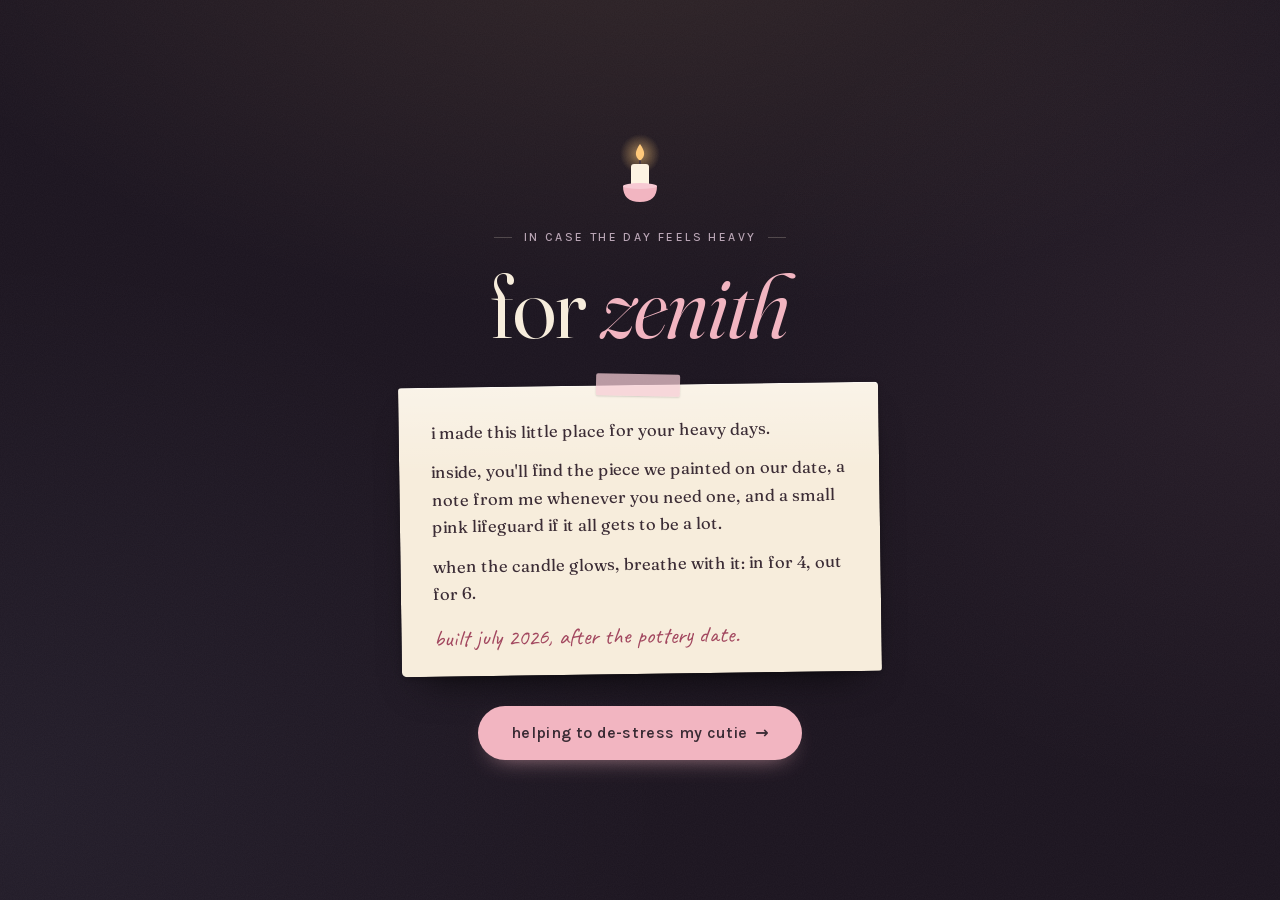
<file: index.html>
<!DOCTYPE html>
<html lang="en">
<head>
<meta charset="UTF-8">
<meta name="viewport" content="width=device-width, initial-scale=1.0, viewport-fit=cover">
<title>for zenith</title>
<meta name="description" content="a little place for heavy days: a candle, some notes, and a few dinosaurs.">
<meta name="robots" content="noindex">
<meta name="theme-color" content="#1c1520">
<meta property="og:title" content="for zenith">
<meta property="og:description" content="in case the day feels heavy.">
<meta property="og:type" content="website">
<link rel="icon" href="data:image/svg+xml,<svg xmlns='http://www.w3.org/2000/svg' viewBox='0 0 100 100'><text y='.9em' font-size='90'>🕯️</text></svg>">
<link rel="preload" href="assets/fonts/fraunces.woff2" as="font" type="font/woff2" crossorigin>
<link rel="preload" href="assets/fonts/karla.woff2" as="font" type="font/woff2" crossorigin>
<link rel="preload" href="assets/fonts/caveat.woff2" as="font" type="font/woff2" crossorigin>
<link rel="stylesheet" href="styles.css">
<script src="sketchbook-config.js" defer></script>
<script src="script.js" defer></script>
<script src="sketchbook.js" defer></script>
</head>
<body>

<!-- ================= the cover: a letter, and one way in ================= -->
<section class="cover" id="intro" aria-labelledby="coverTitle">
  <div class="cover-inner">
    <svg class="cover-candle" width="44" height="64" viewBox="0 0 44 64" aria-hidden="true">
      <circle class="cover-candle-glow" cx="22" cy="14" r="20" fill="url(#coverGlow)"/>
      <defs>
        <radialGradient id="coverGlow"><stop offset="0" stop-color="rgba(255,201,122,0.55)"/><stop offset="1" stop-color="rgba(255,201,122,0)"/></radialGradient>
      </defs>
      <path class="cover-candle-flame" d="M22 4 C27 11 28 16 22 21 C16 16 17 11 22 4 Z" fill="#ffc97a"/>
      <rect x="21" y="20" width="2" height="5" rx="1" fill="#4a3a45"/>
      <rect x="13" y="24" width="18" height="26" rx="3" fill="#fdf3e3"/>
      <path d="M5 46 H39 Q39 62 22 62 Q5 62 5 46 Z" fill="#f2b5c1"/>
      <ellipse cx="22" cy="46" rx="17" ry="3" fill="#f7c9d3"/>
    </svg>
    <p class="eyebrow cover-eyebrow" data-time-sub>in case the day feels heavy</p>
    <h1 class="cover-title" id="coverTitle">for <em>zenith</em></h1>

    <div class="letter">
      <p>i made this little place for your heavy days.</p>
      <p>inside, you'll find the piece we painted on our date, a note from me whenever you need one, and a small pink lifeguard if it all gets to be a lot.</p>
      <p>when the candle glows, breathe with it: in for 4, out for 6.</p>
      <p class="letter-sign">built july 2026, after the pottery date.</p>
    </div>

    <button class="btn btn-primary btn-lg" id="startBtn" type="button">helping to de-stress my cutie <span class="btn-arrow" aria-hidden="true">&rarr;</span></button>
  </div>
</section>

<div class="main hidden" id="main">

  <header class="topbar">
    <div class="topbar-inner">
      <a class="wordmark" href="#top" aria-label="for zenith, back to the top">
        <svg width="14" height="20" viewBox="0 0 14 20" aria-hidden="true"><path d="M7 1 C9.5 4.5 10 6.5 7 9 C4 6.5 4.5 4.5 7 1 Z" fill="#ffc97a"/><rect x="3.5" y="9" width="7" height="10" rx="1.5" fill="#fdf3e3"/></svg>
        <span>for zenith</span>
      </a>
      <nav class="nav" aria-label="Sections">
        <a href="#notes">notes</a>
        <a href="#breathe">breathe</a>
        <a href="#case">case</a>
        <a href="#draw">draw</a>
        <a href="#rest">rest</a>
      </nav>
    </div>
  </header>

  <main>

    <!-- ================= hello: what sounds good right now? ================= -->
    <section class="sec welcome" id="top" aria-labelledby="helloTitle">
      <div class="sec-head reveal">
        <p class="eyebrow" data-time-sub>in case the day feels heavy</p>
        <h1 class="hello" id="helloTitle">for <button class="name-tap" id="nameTap" type="button">zenith</button></h1>
        <p class="lede">no rush, and nothing to finish. what sounds good right now?</p>
      </div>

      <div class="choices reveal">
        <button class="choice choice-candle" type="button" data-go="notes">
          <svg class="choice-art" width="48" height="48" viewBox="0 0 48 48" aria-hidden="true">
            <circle cx="24" cy="14" r="13" fill="rgba(255,201,122,0.22)"/>
            <path d="M24 6 C28 11 28.5 14.5 24 18 C19.5 14.5 20 11 24 6 Z" fill="#ffc97a"/>
            <rect x="18" y="19" width="12" height="15" rx="2" fill="#fdf3e3"/>
            <path d="M9 32 H39 Q39 45 24 45 Q9 45 9 32 Z" fill="#f2b5c1"/>
            <ellipse cx="24" cy="32" rx="15" ry="2.6" fill="#f7c9d3"/>
          </svg>
          <span class="choice-title">a little reassurance</span>
          <span class="choice-desc">light the candle you painted. a note from me, every time.</span>
          <span class="choice-cta">light it <span aria-hidden="true">&rarr;</span></span>
        </button>

        <button class="choice choice-breathe" type="button" data-go="breathe">
          <svg class="choice-art" width="48" height="48" viewBox="0 0 48 48" aria-hidden="true">
            <circle cx="24" cy="24" r="20" fill="none" stroke="rgba(242,181,193,0.35)" stroke-width="1.5"/>
            <circle cx="24" cy="24" r="13" fill="rgba(242,181,193,0.16)"/>
            <g transform="translate(9 16) scale(0.31)">
              <path d="M14 25 C14 14 26 8 42 8 C66 8 78 14 84 20 L97 10 C95 22 95 28 97 40 L84 30 C78 36 66 42 42 42 C26 42 14 36 14 25 Z" fill="#f5b8c4"/>
              <g stroke="#e881a0" stroke-width="5" stroke-linecap="round"><path d="M16 14 L6 7"/><path d="M12 20 L2 17"/><path d="M11 28 L2 32"/></g>
              <circle cx="24" cy="22" r="3" fill="#2b2230"/>
            </g>
          </svg>
          <span class="choice-title">take a breath</span>
          <span class="choice-desc">the axolotl breathes with you. in for 4, out for 6.</span>
          <span class="choice-cta">breathe <span aria-hidden="true">&rarr;</span></span>
        </button>

        <button class="choice choice-case" type="button" data-go="case">
          <svg class="choice-art" width="48" height="48" viewBox="0 0 48 48" aria-hidden="true">
            <rect x="6" y="12" width="30" height="26" rx="3" fill="#ecd9b0" transform="rotate(-6 21 25)"/>
            <g stroke="rgba(59,44,53,0.55)" stroke-width="1.6" stroke-linecap="round">
              <path d="M14 30 l-2.6 -4 M14 30 l0 -5 M14 30 l2.6 -4"/><path d="M24 24 l-2.6 -4 M24 24 l0 -5 M24 24 l2.6 -4"/>
            </g>
            <circle cx="32" cy="20" r="8" fill="rgba(255,246,234,0.12)" stroke="#f7eddc" stroke-width="2"/>
            <path d="M38 26 L44 32" stroke="#f7eddc" stroke-width="3" stroke-linecap="round"/>
          </svg>
          <span class="choice-title">solve something silly</span>
          <span class="choice-desc" id="choiceCaseDesc">case #003. three clues, two suspects, one missing cookie.</span>
          <span class="choice-cta">open the file <span aria-hidden="true">&rarr;</span></span>
        </button>

        <button class="choice choice-draw" type="button" data-go="draw">
          <svg class="choice-art" width="48" height="48" viewBox="0 0 48 48" aria-hidden="true">
            <rect x="8" y="8" width="28" height="34" rx="3" fill="#f7eddc" transform="rotate(-5 22 25)"/>
            <path d="M14 30 C17 22 21 34 25 26 S30 22 31 28" stroke="#e39aab" stroke-width="2.2" fill="none" stroke-linecap="round"/>
            <circle cx="18" cy="17" r="2.6" fill="#ffc97a"/>
            <path d="M42 8 L30 30" stroke="#c9a37a" stroke-width="3.4" stroke-linecap="round"/>
            <path d="M30.6 28.6 L28.4 33.4 L32.6 30.4 Z" fill="#3b2c35"/>
          </svg>
          <span class="choice-title">a little space to draw</span>
          <span class="choice-desc">a sketchbook for whatever comes to mind. no right way to use it.</span>
          <span class="choice-cta">open it <span aria-hidden="true">&rarr;</span></span>
        </button>

        <button class="choice choice-rest" type="button" data-go="rest">
          <svg class="choice-art" width="48" height="48" viewBox="0 0 48 48" aria-hidden="true">
            <path d="M30 8 A16 16 0 1 0 40 34 A13 13 0 0 1 30 8 Z" fill="#b3c3f2"/>
            <circle cx="12" cy="12" r="1.4" fill="#f7eddc"/><circle cx="40" cy="14" r="1.1" fill="#f7eddc"/><circle cx="36" cy="42" r="1.2" fill="#f7eddc"/>
          </svg>
          <span class="choice-title">just rest</span>
          <span class="choice-desc">hands off. notes drift in on their own.</span>
          <span class="choice-cta">rest <span aria-hidden="true">&rarr;</span></span>
        </button>
      </div>
    </section>

    <!-- ================= the candle ================= -->
    <section class="sec notes-sec" id="notes" aria-labelledby="notesTitle">
      <div class="sec-head reveal">
        <p class="eyebrow">the candle</p>
        <h2 id="notesTitle">the piece you <em>painted</em></h2>
        <p class="lede" id="hint">tap the candle holder you painted. again for another note.</p>
      </div>

      <div class="stage" id="stage">
        <div class="paddock paddock-left">
          <div class="cage">
            <div class="cage-back" id="cageBack2" aria-hidden="true">
            <svg viewBox="0 0 180 124" width="180" xmlns="http://www.w3.org/2000/svg">
              <rect x="6" y="10" width="8" height="102" rx="3" fill="#4a4f63"/>
              <rect x="166" y="10" width="8" height="102" rx="3" fill="#4a4f63"/>
              <rect x="4" y="8" width="172" height="8" rx="3" fill="#565d72"/>
              <ellipse cx="90" cy="114" rx="80" ry="8" fill="rgba(0,0,0,0.28)"/>
              <g transform="rotate(-3 90 40)">
                <line x1="70" y1="16" x2="74" y2="26" stroke="#565d72" stroke-width="2"/>
                <line x1="110" y1="16" x2="106" y2="26" stroke="#565d72" stroke-width="2"/>
                <rect x="38" y="26" width="104" height="36" rx="4" fill="#e8c15a" stroke="#3a3325" stroke-width="2.5"/>
                <text x="90" y="40" text-anchor="middle" font-family="'Special Elite', monospace" font-size="9.5" fill="#3a3325">CERATOSAURUS</text>
                <text x="90" y="50" text-anchor="middle" font-family="'Special Elite', monospace" font-size="9.5" fill="#3a3325">PADDOCK</text>
                <text x="90" y="59" text-anchor="middle" font-family="'Special Elite', monospace" font-size="7" fill="#3a3325">&#9889; 10,000 volts</text>
              </g>
            </svg>
            </div>
            <div class="cage-front" id="cageFront2" aria-hidden="true">
            <svg viewBox="0 0 180 124" width="180" xmlns="http://www.w3.org/2000/svg">
              <g fill="#6f7790">
                <rect x="16" y="6" width="7" height="110" rx="3.5"/>
                <rect x="45" y="6" width="7" height="110" rx="3.5"/>
                <rect x="74" y="6" width="7" height="110" rx="3.5"/>
                <rect x="103" y="6" width="7" height="110" rx="3.5"/>
                <rect x="132" y="6" width="7" height="110" rx="3.5"/>
                <rect x="161" y="6" width="7" height="110" rx="3.5"/>
              </g>
              <g fill="#99a1b8">
                <rect x="17" y="8" width="2" height="106" rx="1"/>
                <rect x="46" y="8" width="2" height="106" rx="1"/>
                <rect x="75" y="8" width="2" height="106" rx="1"/>
                <rect x="104" y="8" width="2" height="106" rx="1"/>
                <rect x="133" y="8" width="2" height="106" rx="1"/>
                <rect x="162" y="8" width="2" height="106" rx="1"/>
              </g>
              <rect x="0" y="0" width="180" height="13" rx="3" fill="#e8c15a"/>
              <g fill="#3a3325">
                <path d="M8 0 h16 l-8 13 h-16 Z"/>
                <path d="M44 0 h16 l-8 13 h-16 Z"/>
                <path d="M80 0 h16 l-8 13 h-16 Z"/>
                <path d="M116 0 h16 l-8 13 h-16 Z"/>
                <path d="M152 0 h16 l-8 13 h-16 Z"/>
              </g>
              <rect x="0" y="108" width="180" height="11" rx="3" fill="#565d72"/>
              <rect x="0" y="109" width="180" height="2.5" rx="1" fill="#7d8499"/>
              <circle cx="10" cy="113.5" r="2" fill="#99a1b8"/>
              <circle cx="170" cy="113.5" r="2" fill="#99a1b8"/>
              <text class="zapbolt" x="90" y="70" text-anchor="middle" font-size="26" opacity="0">&#9889;</text>
            </svg>
            </div>
          </div>
          <button class="release-btn" id="releaseBtn2" type="button">&#9888; release the ceratosaurus</button>
        </div>

        <div class="scene" id="scene">
          <div class="glow"></div>
          <div class="flame"></div>
          <div class="wick"></div>
          <div class="candle"></div>
          <div class="holder-rim"></div>
          <div class="holder"></div>
          <button class="candle-btn" id="candleBtn" type="button" aria-label="Light the candle and read a note"></button>
          <button class="flame-tap" id="flameTap" type="button" aria-label="The flame"></button>

          <!-- the other piece from that table: dark blue, borrowing her kingsnake's bands -->
          <button class="his-piece" id="hisPiece" type="button" aria-label="The dark blue piece from the same table">
            <svg viewBox="0 0 80 64" width="76" height="61" aria-hidden="true">
              <defs>
                <linearGradient id="hisGlaze" x1="0" y1="0" x2="1" y2="1">
                  <stop offset="0" stop-color="#2d4077"/>
                  <stop offset="0.7" stop-color="#1c2a54"/>
                  <stop offset="1" stop-color="#141e3d"/>
                </linearGradient>
                <radialGradient id="hisGlowFill">
                  <stop offset="0" stop-color="rgba(255,201,122,0.55)"/>
                  <stop offset="1" stop-color="rgba(255,201,122,0)"/>
                </radialGradient>
                <clipPath id="hisBowl">
                  <path d="M6 22 Q6 18 10 18 H70 Q74 18 74 22 C74 44 60 60 40 60 C20 60 6 44 6 22 Z"/>
                </clipPath>
              </defs>
              <circle class="his-glow" cx="40" cy="6" r="22" fill="url(#hisGlowFill)"/>
              <path class="his-flame" d="M40 -3 C44.5 2 45.5 7 40 11 C34.5 7 35.5 2 40 -3 Z" fill="#ffc97a"/>
              <rect x="39.2" y="10" width="1.6" height="4" rx="0.8" fill="#4a3a45"/>
              <rect x="31" y="13" width="18" height="7" rx="2" fill="#fdf3e3"/>
              <path d="M6 22 Q6 18 10 18 H70 Q74 18 74 22 C74 44 60 60 40 60 C20 60 6 44 6 22 Z" fill="url(#hisGlaze)"/>
              <g clip-path="url(#hisBowl)" fill="none" stroke-linecap="butt">
                <g stroke="#0d1226" stroke-width="7">
                  <path d="M15 18 Q13 38 19 60"/><path d="M31 18 Q30 40 32 62"/>
                  <path d="M49 18 Q50 40 48 62"/><path d="M65 18 Q67 38 61 60"/>
                </g>
                <g stroke="#fff6ea" stroke-width="3.4">
                  <path d="M15 18 Q13 38 19 60"/><path d="M31 18 Q30 40 32 62"/>
                  <path d="M49 18 Q50 40 48 62"/><path d="M65 18 Q67 38 61 60"/>
                </g>
              </g>
              <ellipse cx="40" cy="19" rx="34" ry="3.6" fill="#34498a"/>
              <ellipse cx="19" cy="30" rx="6" ry="4" transform="rotate(-30 19 30)" fill="rgba(255,255,255,0.18)"/>
            </svg>
          </button>
          <div class="critter tarantula" aria-hidden="true">
            <div class="thread"></div>
            <svg width="46" height="42" viewBox="0 0 60 54">
              <g stroke="#4a3630" stroke-width="3" stroke-linecap="round" fill="none">
                <path d="M24 26 C14 20 9 13 5 8"/><path d="M23 30 C11 28 7 24 3 21"/>
                <path d="M23 34 C12 37 8 41 5 46"/><path d="M25 37 C16 44 13 49 10 53"/>
                <path d="M36 26 C46 20 51 13 55 8"/><path d="M37 30 C49 28 53 24 57 21"/>
                <path d="M37 34 C48 37 52 41 55 46"/><path d="M35 37 C44 44 47 49 50 53"/>
              </g>
              <ellipse cx="30" cy="38" rx="11" ry="10" fill="#5a3d33"/>
              <ellipse cx="30" cy="24" rx="8" ry="7" fill="#6b4a3a"/>
              <circle cx="27" cy="22" r="1.4" fill="#2b2230"/><circle cx="33" cy="22" r="1.4" fill="#2b2230"/>
            </svg>
          </div>

          <div class="critter dog chihuahua" aria-hidden="true">
            <svg width="40" height="46" viewBox="0 0 44 50">
              <path d="M8 16 L13 2 L20 13 Z" fill="#d9a066"/>
              <path d="M36 16 L31 2 L24 13 Z" fill="#d9a066"/>
              <circle cx="22" cy="19" r="11" fill="#d9a066"/>
              <circle cx="18" cy="17" r="1.7" fill="#2b2230"/><circle cx="26" cy="17" r="1.7" fill="#2b2230"/>
              <ellipse cx="22" cy="23" rx="3" ry="2.2" fill="#fff6ea"/>
              <circle cx="22" cy="22" r="1.3" fill="#2b2230"/>
              <ellipse cx="22" cy="40" rx="9" ry="9.5" fill="#d9a066"/>
              <circle cx="12" cy="36" r="3" fill="#d9a066"/><circle cx="32" cy="36" r="3" fill="#d9a066"/>
              <path d="M31 44 C37 42 39 38 38 34" stroke="#d9a066" stroke-width="3.5" stroke-linecap="round" fill="none"/>
            </svg>
          </div>

          <div class="snake corn" aria-hidden="true">
            <svg width="150" height="26" viewBox="0 0 150 26">
              <path d="M4 16 Q20 4 38 14 T74 14 T110 14 T140 12" stroke="#e0703a" stroke-width="7" fill="none" stroke-linecap="round"/>
              <path d="M4 16 Q20 4 38 14 T74 14 T110 14 T140 12" stroke="#a8432a" stroke-width="7" fill="none" stroke-linecap="round" stroke-dasharray="7 9"/>
              <ellipse cx="142" cy="12" rx="6" ry="4.5" fill="#e0703a"/>
              <circle cx="144" cy="11" r="1.1" fill="#2b2230"/>
              <path d="M148 12 l4 -1 m-4 1 l4 1.5" stroke="#c93a3a" stroke-width="1" stroke-linecap="round"/>
            </svg>
          </div>

          <div class="snake king" aria-hidden="true">
            <svg width="46" height="34" viewBox="0 0 46 34">
              <path d="M23 26 C10 26 8 16 18 13 C28 10 34 15 32 20 C30 25 22 24 23 19" stroke="#2e2a33" stroke-width="6" fill="none" stroke-linecap="round"/>
              <path d="M23 26 C10 26 8 16 18 13 C28 10 34 15 32 20 C30 25 22 24 23 19" stroke="#fff6ea" stroke-width="6" fill="none" stroke-linecap="round" stroke-dasharray="4 8"/>
              <ellipse cx="24" cy="17" rx="5" ry="4" fill="#2e2a33"/>
              <circle cx="26" cy="16" r="1" fill="#fff6ea"/>
            </svg>
          </div>

          <div class="snake ball" aria-hidden="true">
            <svg width="50" height="36" viewBox="0 0 50 36">
              <path d="M25 28 C10 28 7 16 19 13 C31 10 39 16 36 22 C33 28 23 26 25 20" stroke="#7a5c40" stroke-width="7" fill="none" stroke-linecap="round"/>
              <path d="M25 28 C10 28 7 16 19 13 C31 10 39 16 36 22 C33 28 23 26 25 20" stroke="#d9b380" stroke-width="7" fill="none" stroke-linecap="round" stroke-dasharray="6 10"/>
              <ellipse cx="26" cy="18" rx="5.5" ry="4.2" fill="#7a5c40"/>
              <circle cx="28" cy="17" r="1" fill="#2b2230"/>
            </svg>
          </div>


          <div class="critter dog corgi" aria-hidden="true">
            <svg width="58" height="42" viewBox="0 0 62 46">
              <path d="M8 14 L12 2 L18 11 Z" fill="#e8944a"/>
              <path d="M26 14 L22 2 L16 11 Z" fill="#e8944a"/>
              <circle cx="17" cy="17" r="10" fill="#e8944a"/>
              <ellipse cx="15" cy="21" rx="5" ry="4" fill="#fff6ea"/>
              <circle cx="14" cy="19" r="1.3" fill="#2b2230"/>
              <circle cx="13" cy="16" r="1.6" fill="#2b2230"/><circle cx="21" cy="16" r="1.6" fill="#2b2230"/>
              <rect x="18" y="20" width="36" height="16" rx="8" fill="#e8944a"/>
              <ellipse cx="50" cy="26" rx="8" ry="8" fill="#f2a55e"/>
              <rect x="22" y="33" width="5" height="9" rx="2.5" fill="#e8944a"/>
              <rect x="31" y="33" width="5" height="9" rx="2.5" fill="#fff6ea"/>
              <rect x="41" y="33" width="5" height="9" rx="2.5" fill="#e8944a"/>
              <rect x="49" y="33" width="5" height="9" rx="2.5" fill="#fff6ea"/>
              <ellipse cx="30" cy="30" rx="8" ry="5" fill="#fff6ea"/>
            </svg>
          </div>
        </div>

        <div class="paddock paddock-right">
          <div class="cage">
            <div class="cage-back" id="cageBack" aria-hidden="true">
            <svg viewBox="0 0 180 124" width="180" xmlns="http://www.w3.org/2000/svg">
              <rect x="6" y="10" width="8" height="102" rx="3" fill="#4a4f63"/>
              <rect x="166" y="10" width="8" height="102" rx="3" fill="#4a4f63"/>
              <rect x="4" y="8" width="172" height="8" rx="3" fill="#565d72"/>
              <ellipse cx="90" cy="114" rx="80" ry="8" fill="rgba(0,0,0,0.28)"/>
              <g transform="rotate(-3 90 40)">
                <line x1="70" y1="16" x2="74" y2="26" stroke="#565d72" stroke-width="2"/>
                <line x1="110" y1="16" x2="106" y2="26" stroke="#565d72" stroke-width="2"/>
                <rect x="38" y="26" width="104" height="36" rx="4" fill="#e8c15a" stroke="#3a3325" stroke-width="2.5"/>
                <text x="90" y="40" text-anchor="middle" font-family="'Special Elite', monospace" font-size="9.5" fill="#3a3325">SPINOSAURUS</text>
                <text x="90" y="50" text-anchor="middle" font-family="'Special Elite', monospace" font-size="9.5" fill="#3a3325">PADDOCK</text>
                <text x="90" y="59" text-anchor="middle" font-family="'Special Elite', monospace" font-size="7" fill="#3a3325">&#9889; 10,000 volts</text>
              </g>
            </svg>
            </div>
            <div class="cage-front" id="cageFront" aria-hidden="true">
            <svg viewBox="0 0 180 124" width="180" xmlns="http://www.w3.org/2000/svg">
              <g fill="#6f7790">
                <rect x="16" y="6" width="7" height="110" rx="3.5"/>
                <rect x="45" y="6" width="7" height="110" rx="3.5"/>
                <rect x="74" y="6" width="7" height="110" rx="3.5"/>
                <rect x="103" y="6" width="7" height="110" rx="3.5"/>
                <rect x="132" y="6" width="7" height="110" rx="3.5"/>
                <rect x="161" y="6" width="7" height="110" rx="3.5"/>
              </g>
              <g fill="#99a1b8">
                <rect x="17" y="8" width="2" height="106" rx="1"/>
                <rect x="46" y="8" width="2" height="106" rx="1"/>
                <rect x="75" y="8" width="2" height="106" rx="1"/>
                <rect x="104" y="8" width="2" height="106" rx="1"/>
                <rect x="133" y="8" width="2" height="106" rx="1"/>
                <rect x="162" y="8" width="2" height="106" rx="1"/>
              </g>
              <rect x="0" y="0" width="180" height="13" rx="3" fill="#e8c15a"/>
              <g fill="#3a3325">
                <path d="M8 0 h16 l-8 13 h-16 Z"/>
                <path d="M44 0 h16 l-8 13 h-16 Z"/>
                <path d="M80 0 h16 l-8 13 h-16 Z"/>
                <path d="M116 0 h16 l-8 13 h-16 Z"/>
                <path d="M152 0 h16 l-8 13 h-16 Z"/>
              </g>
              <rect x="0" y="108" width="180" height="11" rx="3" fill="#565d72"/>
              <rect x="0" y="109" width="180" height="2.5" rx="1" fill="#7d8499"/>
              <circle cx="10" cy="113.5" r="2" fill="#99a1b8"/>
              <circle cx="170" cy="113.5" r="2" fill="#99a1b8"/>
              <text class="zapbolt" x="90" y="70" text-anchor="middle" font-size="26" opacity="0">&#9889;</text>
            </svg>
            </div>
          </div>
          <button class="release-btn" id="releaseBtn" type="button">&#9888; release the spinosaurus</button>
        </div>

        <!-- clue: something torn, near the candle -->
        <button class="clue clue-scrap" data-clue="scrap" type="button" aria-label="Examine the torn note">
          <span class="scrap-paper">RAW&mdash;</span>
        </button>
      </div>

      <div class="note-area">
        <article class="note-card" id="noteCard" hidden>
          <p class="note" id="note" aria-live="polite"></p>
          <div class="note-actions">
            <button class="link-btn" id="anotherNote" type="button">another note</button>
            <button class="link-btn" id="putAway" type="button">put it away</button>
          </div>
        </article>
      </div>
    </section>

    <!-- ================= the pond ================= -->
    <section class="sec breathe-sec" id="breathe" aria-labelledby="breatheTitle">
      <div class="sec-head reveal">
        <p class="eyebrow">the pond</p>
        <h2 id="breatheTitle">breathe with the <em>axolotl</em></h2>
        <p class="lede">if today was a lot, catch the axolotl. one minute, in for 4, out for 6.</p>
      </div>

      <div class="pond-wrap reveal">
        <!-- clue: three toes, down by the water -->
        <button class="clue clue-tracks" data-clue="tracks" type="button" aria-label="Examine the suspicious footprints">
          <svg width="92" height="58" viewBox="0 0 92 58" fill="none" xmlns="http://www.w3.org/2000/svg">
            <g stroke="rgba(245,184,196,0.6)" stroke-width="2.4" stroke-linecap="round">
              <path d="M10 48 l-5 -8 M10 48 l0 -10 M10 48 l5 -8"/>
              <path d="M38 33 l-5 -8 M38 33 l0 -10 M38 33 l5 -8"/>
              <path d="M68 18 l-5 -8 M68 18 l0 -10 M68 18 l5 -8"/>
            </g>
          </svg>
        </button>
        <div class="pond" id="pond">
          <div class="ripple ripple-a" aria-hidden="true"></div>
          <div class="ripple ripple-b" aria-hidden="true"></div>
          <div class="swimmer">
            <button class="axo" id="axoTap" type="button" aria-label="Catch the axolotl and breathe">
              <svg width="92" height="46" viewBox="0 0 100 50">
                      <path d="M14 25 C14 14 26 8 42 8 C66 8 78 14 84 20 L97 10 C95 22 95 28 97 40 L84 30 C78 36 66 42 42 42 C26 42 14 36 14 25 Z" fill="#f5b8c4"/>
                      <g stroke="#e881a0" stroke-width="4" stroke-linecap="round">
                        <path d="M16 14 L6 7"/><path d="M12 20 L2 17"/><path d="M11 28 L2 32"/>
                      </g>
                      <circle cx="24" cy="22" r="2.4" fill="#2b2230"/>
                      <path d="M20 30 Q24 34 29 30" stroke="#d4879b" stroke-width="2" fill="none" stroke-linecap="round"/>
                      <circle cx="17" cy="28" r="2.6" fill="#f8cdd8"/>
                      <ellipse cx="40" cy="43" rx="4" ry="3" fill="#f5b8c4"/>
                      <ellipse cx="62" cy="43" rx="4" ry="3" fill="#f5b8c4"/>
                    </svg>
            </button>
          </div>
        </div>
        <button class="btn btn-primary" id="breatheBtn" type="button">start breathing</button>
      </div>
    </section>

    <!-- ================= case #003 ================= -->
    <section class="sec case-sec" id="case" aria-labelledby="caseTitle">
      <div class="sec-head reveal">
        <p class="eyebrow">case #003</p>
        <h2 id="caseTitle">the vanishing <em>dinosaurs</em></h2>
        <p class="lede">three clues are hidden on this page. find them all and the culprits will have to show themselves.</p>
      </div>

      <article class="casefile reveal" id="caseFile" data-state="open" aria-labelledby="caseFileTitle">
        <div class="casefile-tab" aria-hidden="true">case file #003</div>
        <header class="casefile-head">
          <div>
            <p class="cf-label">the case</p>
            <p class="cf-title" id="caseFileTitle">the vanishing dinosaurs</p>
          </div>
          <p class="stamp" id="caseStamp">open</p>
        </header>

        <dl class="cf-facts">
          <div><dt>victim</dt><dd>1 cookie</dd></div>
          <div><dt>suspects</dt><dd>two unaccounted for</dd></div>
          <div><dt>on the case</dt><dd>you, and an ankylosaurus</dd></div>
        </dl>

        <p class="cf-label">evidence &middot; <span id="caseCount">0 of 3</span> found</p>
        <ol class="evidence">
          <li class="ev" data-ev="scrap">
            <div class="ev-art" aria-hidden="true"><span class="ev-q">?</span></div>
            <p class="ev-name">a torn confession</p>
            <p class="ev-hint">something torn, near the candle</p>
          </li>
          <li class="ev" data-ev="tracks">
            <div class="ev-art" aria-hidden="true"><span class="ev-q">?</span></div>
            <p class="ev-name">suspicious footprints</p>
            <p class="ev-hint">three toes, down by the water</p>
          </li>
          <li class="ev" data-ev="chalk">
            <div class="ev-art" aria-hidden="true"><span class="ev-q">?</span></div>
            <p class="ev-name">the victim</p>
            <p class="ev-hint">an outline, where the page ends</p>
          </li>
        </ol>

        <p class="cf-status" id="caseStatus" aria-live="polite">STATUS: open two suspects unaccounted for</p>
        <p class="cf-verdict" id="caseVerdictText" hidden></p>

        <div class="keepsakes" id="keepsakes" hidden>
          <p class="cf-label">filed with the evidence</p>
          <div class="keepsake-row">
            <button class="keepsake" id="doorBtn" type="button">
              <svg width="18" height="24" viewBox="0 0 18 24" aria-hidden="true">
                <path d="M2 23 V7 a7 7 0 0 1 14 0 V23 Z" fill="rgba(255,201,122,0.25)" stroke="currentColor" stroke-width="1.6"/>
                <circle cx="12.4" cy="14.5" r="1.2" fill="currentColor"/>
              </svg>
              the pottery place
            </button>
            <button class="keepsake" id="paintBtn" type="button" hidden>
              <svg width="22" height="22" viewBox="0 0 22 22" aria-hidden="true">
                <path d="M20 2 L9.5 12.5" stroke="currentColor" stroke-width="2.2" stroke-linecap="round"/>
                <path d="M9 12 C6 11 3.5 13 3.6 15.6 C3.7 18 2.6 19.3 1.5 20 C5 20.8 9.8 20 10.4 16 C10.7 14.4 10.2 13 9 12 Z" fill="#e39aab"/>
              </svg>
              paint it again
            </button>
          </div>
        </div>

        <button class="link-btn cf-reset" id="caseReset" type="button" hidden>reopen the case</button>
      </article>
    </section>

    <!-- ================= the sketchbook ================= -->
    <section class="sec draw-sec" id="draw" aria-labelledby="drawTitle">
      <div class="sec-head reveal">
        <p class="eyebrow">the sketchbook</p>
        <h2 id="drawTitle">a little space to <em>draw</em></h2>
        <p class="lede">a little space for whatever comes to mind. doodle something, make a tiny mess, or just play around. there's no right way to use this space. &#9825;</p>
      </div>

      <div class="sketch-shelf reveal">
        <button class="sketch-book" id="sketchCover" type="button" aria-label="Open the sketchbook">
          <span class="sketch-rings" aria-hidden="true"></span>
          <span class="sketch-leaf">
            <img class="sketch-thumb" id="sketchThumb" alt="" hidden>
            <svg class="sketch-blank" id="sketchBlank" width="120" height="120" viewBox="0 0 120 120" aria-hidden="true">
              <g fill="none" stroke="#c9b9a6" stroke-width="2" stroke-linecap="round" stroke-dasharray="1 6">
                <circle cx="60" cy="50" r="10"/>
                <path d="M60 40 C52 26 68 26 60 40 M70 50 C84 42 84 58 70 50 M60 60 C68 74 52 74 60 60 M50 50 C36 58 36 42 50 50"/>
                <path d="M60 62 C60 80 58 92 56 104"/>
              </g>
            </svg>
          </span>
        </button>
        <div class="sketch-side">
          <p class="sketch-state" id="sketchShelfState">a blank page, whenever you want it.</p>
          <div class="sketch-actions">
            <button class="btn btn-primary" id="sketchOpen" type="button">open the sketchbook</button>
            <button class="btn btn-quiet" id="galleryOpen" type="button" hidden>the shared sketchbook</button>
          </div>
          <p class="sketch-note" id="sketchNote">drawings stay on this device.</p>
        </div>
      </div>
    </section>

    <!-- ================= rest ================= -->
    <section class="sec rest-sec" id="rest" aria-labelledby="restTitle">
      <div class="sec-head reveal">
        <p class="eyebrow">rest</p>
        <h2 id="restTitle">or just <em>rest</em></h2>
        <p class="lede">hands off. it plays itself: a note every so often, the culprits on a slow walk. arrow keys or space if you want a say.</p>
        <button class="btn btn-primary" id="restBtn" type="button" aria-pressed="false">start resting</button>
      </div>
    </section>

    <!-- ================= the end ================= -->
    <footer class="ending reveal">
      <svg class="ending-mark" width="30" height="44" viewBox="0 0 44 64" aria-hidden="true">
        <path d="M22 4 C27 11 28 16 22 21 C16 16 17 11 22 4 Z" fill="#ffc97a"/>
        <rect x="13" y="24" width="18" height="26" rx="3" fill="#fdf3e3"/>
        <path d="M5 46 H39 Q39 62 22 62 Q5 62 5 46 Z" fill="#f2b5c1"/>
      </svg>
      <p class="ending-line">that's all of it. the candle will be here whenever you need it.</p>
      <p class="ending-sign">made for zenith, by amine &middot; October 2026</p>
      <a class="link-btn ending-top" href="#top">back to the top</a>

      <!-- clue: an outline, where the page ends -->
      <button class="clue clue-chalk" data-clue="chalk" type="button" aria-label="Examine the chalk outline">
        <svg width="70" height="66" viewBox="0 0 70 66" fill="none" xmlns="http://www.w3.org/2000/svg">
          <circle cx="35" cy="32" r="22" stroke="rgba(255,246,234,0.5)" stroke-width="2" stroke-dasharray="5 5"/>
          <path d="M49 15 a11 11 0 0 0 8 13" stroke="rgba(255,246,234,0.5)" stroke-width="2" stroke-dasharray="4 4"/>
          <circle cx="28" cy="27" r="2.2" fill="rgba(255,246,234,0.4)"/>
          <circle cx="39" cy="39" r="2.2" fill="rgba(255,246,234,0.4)"/>
          <circle cx="29" cy="40" r="2.2" fill="rgba(255,246,234,0.4)"/>
        </svg>
        <span class="chalk-label">the victim</span>
      </button>
    </footer>
  </main>

  <button class="chip chip-case" id="caseTab" type="button" hidden><span class="chip-k">case #003</span><span class="chip-v"></span></button>
  <button class="chip chip-rest" id="restChip" type="button" hidden>resting &middot; <span>stop</span></button>
</div>

<!-- the reveal, and the culprits in hiding -->
<div class="reveal-dim" id="revealDim" aria-hidden="true"></div>
<div class="reveal-line" id="revealLine" aria-hidden="true"></div>

<div class="hideaway hideaway-spino undercover" id="spinoHideaway" inert>
  <div class="dino-pal">
    <img class="dino-image" src="assets/spino.webp" width="140" height="77" alt="" draggable="false">
    <button class="feet-tap" type="button" aria-label="Touch the Spino's feet"></button>
  </div>
  <div class="dino-rawr" aria-hidden="true">RAWR.</div>
</div>

<div class="hideaway hideaway-cerato undercover" id="ceratoHideaway" inert>
  <div class="dino-pal">
    <img class="dino-image" src="assets/cerato.webp" width="112" height="74" alt="" draggable="false">
    <button class="feet-tap" type="button" aria-label="Touch the Ceratosaurus's feet"></button>
  </div>
  <div class="dino-rawr" aria-hidden="true">RAWR.</div>
</div>

<!-- ================= overlays ================= -->
<div class="overlay sb-overlay sketchbook" id="sketchbook" role="dialog" aria-modal="true" aria-labelledby="sbTitle" inert>
  <div class="sb-wrap">
    <header class="sb-head">
      <button class="sb-x" id="sbCloseTop" type="button" aria-label="Close the sketchbook">
        <svg width="18" height="18" viewBox="0 0 18 18" aria-hidden="true"><path d="M4 4 L14 14 M14 4 L4 14" stroke="currentColor" stroke-width="1.8" stroke-linecap="round"/></svg>
      </button>
      <p class="eyebrow" id="sbTitle">the sketchbook</p>
      <p class="sb-state" id="sbState" aria-live="polite">a blank page</p>
    </header>

    <div class="sb-page" id="sbPage">
      <div class="sb-rings" aria-hidden="true"></div>
      <canvas class="sb-canvas" id="sbCanvas" role="img" aria-label="Your drawing" aria-describedby="sbHelp"></canvas>
      <p class="sb-empty" id="sbEmpty" aria-hidden="true">draw anything &#9825;</p>
    </div>
    <p class="visually-hidden" id="sbHelp">Draw with a mouse, a finger or a stylus. Choose a colour and a brush size below. Control or Command plus Z undoes, plus Shift redoes.</p>

    <div class="sb-side">
    <div class="sb-tools" role="toolbar" aria-label="Drawing tools">
      <div class="sb-colours" id="sbColours" role="radiogroup" aria-label="Colour"></div>
      <div class="sb-row">
        <div class="sb-sizes" id="sbSizes" role="radiogroup" aria-label="Brush size"></div>
        <span class="sb-divider" aria-hidden="true"></span>
        <button class="sb-tool" id="sbEraser" type="button" aria-pressed="false">
          <svg width="20" height="20" viewBox="0 0 20 20" aria-hidden="true"><path d="M3 13 L10 6 L15 11 L9 17 H5 Z" fill="none" stroke="currentColor" stroke-width="1.6" stroke-linejoin="round"/><path d="M7 9 L12 14" stroke="currentColor" stroke-width="1.6"/></svg>
          <span>eraser</span>
        </button>
        <button class="sb-tool" id="sbUndo" type="button" disabled>
          <svg width="20" height="20" viewBox="0 0 20 20" aria-hidden="true"><path d="M7 5 L3 9 L7 13 M3 9 H12 a4.5 4.5 0 0 1 0 9 H9" fill="none" stroke="currentColor" stroke-width="1.6" stroke-linecap="round" stroke-linejoin="round"/></svg>
          <span>undo</span>
        </button>
        <button class="sb-tool" id="sbRedo" type="button" disabled>
          <svg width="20" height="20" viewBox="0 0 20 20" aria-hidden="true"><path d="M13 5 L17 9 L13 13 M17 9 H8 a4.5 4.5 0 0 0 0 9 H11" fill="none" stroke="currentColor" stroke-width="1.6" stroke-linecap="round" stroke-linejoin="round"/></svg>
          <span>redo</span>
        </button>
      </div>
    </div>

    <div class="sb-actions">
      <button class="btn btn-primary" id="sbShare" type="button" hidden>share this drawing</button>
      <button class="btn btn-quiet" id="sbSave" type="button">save draft</button>
      <button class="btn btn-quiet" id="sbDownload" type="button">download</button>
    </div>
    <div class="sb-minor">
      <button class="link-btn" id="sbNew" type="button">new page</button>
      <button class="link-btn" id="sbClear" type="button">clear this page</button>
      <button class="link-btn" id="sbDraftsToggle" type="button" aria-expanded="false" aria-controls="sbDrafts">your drafts</button>
    </div>

    <section class="sb-drafts" id="sbDrafts" hidden aria-label="Your drafts">
      <p class="sb-drafts-note">your drafts live only on this device. no one else can see them.</p>
      <ul class="sb-draft-list" id="sbDraftList"></ul>
    </section>
    </div>

    <button class="link-btn overlay-exit" id="sbClose" type="button">close the sketchbook</button>
  </div>
</div>

<div class="overlay sb-overlay gallery" id="gallery" role="dialog" aria-modal="true" aria-labelledby="galTitle" inert>
  <div class="gal-wrap">
    <button class="sb-x" id="galCloseTop" type="button" aria-label="Close the shared sketchbook">
      <svg width="18" height="18" viewBox="0 0 18 18" aria-hidden="true"><path d="M4 4 L14 14 M14 4 L4 14" stroke="currentColor" stroke-width="1.8" stroke-linecap="round"/></svg>
    </button>
    <p class="eyebrow" id="galTitle">the shared sketchbook</p>
    <h2 class="gal-heading">drawings you <em>chose</em> to share</h2>
    <div class="gal-body" id="galBody" aria-live="polite"></div>
    <div class="gal-foot">
      <button class="link-btn" id="galSignOut" type="button" hidden>sign out on this device</button>
      <button class="link-btn overlay-exit" id="galClose" type="button">back to the page</button>
    </div>
  </div>
</div>

<!-- small dialogs: native <dialog> keeps focus inside and closes on Escape -->
<dialog class="sb-dialog" id="sbConfirm" aria-labelledby="sbConfirmTitle">
  <form method="dialog">
    <h3 id="sbConfirmTitle"></h3>
    <p id="sbConfirmText"></p>
    <div class="sb-dialog-actions" id="sbConfirmActions"></div>
  </form>
</dialog>

<dialog class="sb-dialog" id="sbShareDialog" aria-labelledby="sbShareTitle">
  <div class="sb-share-step" data-step="ask">
    <h3 id="sbShareTitle">share this drawing?</h3>
    <img class="sb-share-preview" id="sbSharePreview" alt="the drawing you're about to share">
    <p>it'll be added to the shared sketchbook, where the two of you can see it. your page stays here either way.</p>
    <label class="sb-field">
      <span>give it a name <em>(optional)</em></span>
      <input type="text" id="sbShareName" maxlength="80" autocomplete="off">
    </label>
    <div class="sb-dialog-actions">
      <button class="btn btn-quiet" type="button" data-close>not now</button>
      <button class="btn btn-primary" type="button" id="sbShareGo">share it</button>
    </div>
  </div>
  <div class="sb-share-step" data-step="busy" hidden>
    <h3>sharing&hellip;</h3>
    <div class="sb-progress" role="progressbar" aria-label="upload progress" aria-valuemin="0" aria-valuemax="100" aria-valuenow="0"><span id="sbProgressBar"></span></div>
    <p class="sb-muted" id="sbShareBusyText">sending your drawing</p>
  </div>
  <div class="sb-share-step" data-step="done" hidden>
    <h3>shared &#9825;</h3>
    <p>it's in the shared sketchbook now.</p>
    <div class="sb-dialog-actions">
      <button class="btn btn-quiet" type="button" id="sbShareSee">see it there</button>
      <button class="btn btn-primary" type="button" data-close>keep drawing</button>
    </div>
  </div>
  <div class="sb-share-step" data-step="error" hidden>
    <h3>that didn't go through</h3>
    <p id="sbShareError"></p>
    <div class="sb-dialog-actions">
      <button class="btn btn-quiet" type="button" data-close>okay</button>
      <button class="btn btn-primary" type="button" id="sbShareRetry">try again</button>
    </div>
  </div>
</dialog>

<dialog class="sb-dialog" id="sbAuth" aria-labelledby="sbAuthTitle">
  <form class="sb-auth-step" data-step="email" novalidate>
    <h3 id="sbAuthTitle">sign in to the shared sketchbook</h3>
    <p>only the two people this sketchbook is for can sign in. we'll email you a one-time code.</p>
    <label class="sb-field">
      <span>your email</span>
      <input type="email" id="sbAuthEmail" autocomplete="email" required>
    </label>
    <p class="sb-error" id="sbAuthEmailError" role="alert"></p>
    <div class="sb-dialog-actions">
      <button class="btn btn-quiet" type="button" data-close>not now</button>
      <button class="btn btn-primary" type="submit" id="sbAuthSend">send me a code</button>
    </div>
  </form>
  <form class="sb-auth-step" data-step="code" novalidate hidden>
    <h3>check your email</h3>
    <p>if that email belongs to this sketchbook, a code is on its way to <strong id="sbAuthSentTo"></strong>.</p>
    <label class="sb-field">
      <span>the code</span>
      <input type="text" id="sbAuthCode" inputmode="numeric" autocomplete="one-time-code" pattern="[0-9]*" maxlength="10" required>
    </label>
    <p class="sb-error" id="sbAuthCodeError" role="alert"></p>
    <div class="sb-dialog-actions">
      <button class="btn btn-quiet" type="button" id="sbAuthBack">use a different email</button>
      <button class="btn btn-primary" type="submit" id="sbAuthVerify">sign in</button>
    </div>
  </form>
</dialog>

<dialog class="sb-dialog sb-viewer" id="sbViewer" aria-labelledby="sbViewerTitle">
  <img class="sb-viewer-img" id="sbViewerImg" alt="">
  <div class="sb-viewer-meta">
    <h3 id="sbViewerTitle"></h3>
    <p class="sb-muted" id="sbViewerWhen"></p>
  </div>
  <div class="sb-dialog-actions">
    <button class="btn btn-quiet" type="button" id="sbViewerDelete" hidden>unshare</button>
    <button class="btn btn-primary" type="button" data-close>close</button>
  </div>
</dialog>

<div class="overlay breath" id="breathOverlay" role="dialog" aria-modal="true" aria-labelledby="breathTitle" inert>
  <p class="eyebrow" id="breathTitle">breathe with the axolotl</p>
  <div class="breath-stage" id="breathStage" data-phase="ready">
    <div class="breath-halo" aria-hidden="true"></div>
    <div class="breath-orb" aria-hidden="true">
      <svg class="breath-axo" width="120" height="60" viewBox="0 0 100 50">
        <path d="M14 25 C14 14 26 8 42 8 C66 8 78 14 84 20 L97 10 C95 22 95 28 97 40 L84 30 C78 36 66 42 42 42 C26 42 14 36 14 25 Z" fill="#f5b8c4"/>
        <g class="breath-gills" stroke="#e881a0" stroke-width="4" stroke-linecap="round">
          <path d="M16 14 L6 7"/><path d="M12 20 L2 17"/><path d="M11 28 L2 32"/>
        </g>
        <circle cx="24" cy="22" r="2.4" fill="#2b2230"/>
        <path d="M20 30 Q24 34 29 30" stroke="#d4879b" stroke-width="2" fill="none" stroke-linecap="round"/>
        <circle cx="17" cy="28" r="2.6" fill="#f8cdd8"/>
      </svg>
    </div>
  </div>
  <p class="breath-text" id="breathText" aria-live="polite">breathe in</p>
  <p class="breath-tick" id="breathTick" aria-hidden="true">4</p>
  <div class="breath-progress" id="breathProgress" aria-label="breath 1 of 6"></div>
  <div class="breath-controls">
    <button class="btn btn-quiet" id="breathPause" type="button">pause</button>
    <button class="btn btn-quiet" id="breathAgain" type="button" hidden>another minute</button>
  </div>
  <button class="link-btn overlay-exit" id="breathExit" type="button">back to the candle</button>
</div>

<div class="overlay chapter" id="chapter" role="dialog" aria-modal="true" aria-labelledby="chapterTitle" inert>
  <p class="eyebrow" id="chapterTitle">the pottery place &middot; may 29th</p>
  <div class="chapter-art" id="chapterArt" aria-hidden="true"></div>
  <p class="chapter-line" id="chapterLine" aria-live="polite"></p>
  <div class="chapter-nav">
    <button class="btn btn-quiet" id="chapterPrev" type="button">back</button>
    <div class="chapter-dots" id="chapterDots" aria-hidden="true"></div>
    <button class="btn btn-primary" id="chapterNext" type="button">next</button>
  </div>
  <button class="link-btn overlay-exit" id="chapterExit" type="button">back to the candle</button>
</div>

<div class="overlay studio" id="studio" role="dialog" aria-modal="true" aria-labelledby="studioTitle" inert>
  <p class="eyebrow" id="studioTitle">the studio</p>
  <p class="studio-sub">your turn again</p>
  <div class="studio-piece" id="studioPiece" aria-hidden="true">
    <div class="candle"></div>
    <div class="holder-rim"></div>
    <div class="holder"></div>
  </div>
  <div class="studio-parts" id="studioParts" role="radiogroup" aria-label="What to paint">
    <button class="studio-part" type="button" role="radio" aria-checked="true" data-part="glaze">the glaze</button>
    <button class="studio-part" type="button" role="radio" aria-checked="false" data-part="spots">the scales</button>
    <button class="studio-part" type="button" role="radio" aria-checked="false" data-part="rim">the rim</button>
    <button class="studio-part" type="button" role="radio" aria-checked="false" data-part="dots">the rim&rsquo;s circles</button>
  </div>
  <div class="studio-swatches" id="studioSwatches"></div>
  <p class="swatch-name" id="swatchName" aria-live="polite"></p>
  <div class="studio-actions">
    <button class="btn btn-primary" id="studioKeep" type="button">keep it</button>
    <button class="btn btn-quiet" id="studioOriginal" type="button">the may 29th original</button>
  </div>
  <button class="link-btn overlay-exit" id="studioExit" type="button">back to the candle</button>
</div>

<div id="ankyCursor" aria-hidden="true"><span class="anky-flip"><svg class="anky-svg" viewBox="0 0 132 80" xmlns="http://www.w3.org/2000/svg">
  <!-- far legs -->
  <rect x="52" y="56" width="11" height="18" rx="5" fill="#6f7790"/>
  <rect x="76" y="56" width="11" height="18" rx="5" fill="#6f7790"/>
  <!-- tail -->
  <path d="M40 42 C 28 38, 20 40, 14 45 C 20 51, 30 53, 42 54 Z" fill="#8f97ad" stroke="#565d72" stroke-width="3" stroke-linejoin="round"/>
  <!-- tail club -->
  <circle cx="12" cy="42" r="7" fill="#7d8499" stroke="#565d72" stroke-width="3"/>
  <circle cx="17" cy="50" r="5.5" fill="#7d8499" stroke="#565d72" stroke-width="3"/>
  <!-- body -->
  <ellipse cx="68" cy="47" rx="32" ry="19" fill="#8f97ad" stroke="#565d72" stroke-width="3"/>
  <!-- belly -->
  <ellipse cx="68" cy="58" rx="24" ry="7" fill="#e6ded2"/>
  <!-- armor bumps on back -->
  <circle cx="46" cy="35" r="4" fill="#d98a5f" stroke="#565d72" stroke-width="2.4"/>
  <circle cx="58" cy="30" r="4.4" fill="#d98a5f" stroke="#565d72" stroke-width="2.4"/>
  <circle cx="71" cy="28.5" r="4.4" fill="#d98a5f" stroke="#565d72" stroke-width="2.4"/>
  <circle cx="84" cy="31" r="4" fill="#d98a5f" stroke="#565d72" stroke-width="2.4"/>
  <!-- side osteoderms -->
  <circle cx="55" cy="44" r="3" fill="#7d8499"/>
  <circle cx="67" cy="41" r="3" fill="#7d8499"/>
  <circle cx="79" cy="45" r="3" fill="#7d8499"/>
  <!-- near legs -->
  <rect x="44" y="58" width="12" height="19" rx="5.5" fill="#8f97ad" stroke="#565d72" stroke-width="3"/>
  <rect x="84" y="58" width="12" height="19" rx="5.5" fill="#8f97ad" stroke="#565d72" stroke-width="3"/>
  <!-- head -->
  <circle cx="105" cy="40" r="13" fill="#8f97ad" stroke="#565d72" stroke-width="3"/>
  <ellipse cx="115" cy="45" rx="8" ry="5.5" fill="#8f97ad" stroke="#565d72" stroke-width="3"/>
  <circle cx="119.5" cy="43.5" r="1.2" fill="#565d72"/>
  <path d="M111 49 q 4 2.5 8 0.5" stroke="#565d72" stroke-width="2" fill="none" stroke-linecap="round"/>
  <!-- little head horns -->
  <path d="M97 31 l -3 -5 l 5.5 1.5 Z" fill="#d98a5f" stroke="#565d72" stroke-width="2" stroke-linejoin="round"/>
  <path d="M107 28.5 l -1 -5.5 l 4.5 3 Z" fill="#d98a5f" stroke="#565d72" stroke-width="2" stroke-linejoin="round"/>
  <!-- cheek -->
  <ellipse cx="99.5" cy="44.5" rx="3" ry="2" fill="#f5b8c4" opacity="0.55"/>
  <!-- spino-style eye -->
  <ellipse cx="104" cy="36.5" rx="5.6" ry="6.2" fill="#ffffff" stroke="#565d72" stroke-width="2"/>
  <circle cx="104.5" cy="37.5" r="4.1" fill="#4a4130"/>
  <circle cx="106.6" cy="35.2" r="1.7" fill="#ffffff"/>
  <circle cx="103.4" cy="37.2" r="0.8" fill="#ffffff"/>
</svg><svg class="heart-svg" viewBox="0 0 64 60" xmlns="http://www.w3.org/2000/svg">
  <path d="M32 54 C 10 38, 4 24, 10 14 C 15 6, 27 6, 32 16 C 37 6, 49 6, 54 14 C 60 24, 54 38, 32 54 Z" fill="#f5b8c4" stroke="#d989a0" stroke-width="3" stroke-linejoin="round"/>
  <ellipse cx="20" cy="18" rx="4.6" ry="6.6" transform="rotate(-24 20 18)" fill="rgba(255,255,255,0.5)"/>
  <circle cx="24.5" cy="27" r="2.2" fill="#4a3a45"/>
  <circle cx="39.5" cy="27" r="2.2" fill="#4a3a45"/>
  <path d="M27.5 32.5 q 4.5 4 9 0" stroke="#4a3a45" stroke-width="2" fill="none" stroke-linecap="round"/>
</svg></span></div>

</body>
</html>
</file>
<file: styles.css>
/* =====================================================================
   for zenith: a tiny sanctuary, lit by one candle
   ===================================================================== */

/* ---------- fonts (self-hosted, latin subsets) ---------- */
@font-face {
  font-family: 'Fraunces';
  src: url('assets/fonts/fraunces.woff2') format('woff2');
  font-weight: 300 700;
  font-style: normal;
  font-display: swap;
}
@font-face {
  font-family: 'Fraunces';
  src: url('assets/fonts/fraunces-italic.woff2') format('woff2');
  font-weight: 300 700;
  font-style: italic;
  font-display: swap;
}
@font-face {
  font-family: 'Karla';
  src: url('assets/fonts/karla.woff2') format('woff2');
  font-weight: 400 700;
  font-style: normal;
  font-display: swap;
}
@font-face {
  font-family: 'Caveat';
  src: url('assets/fonts/caveat.woff2') format('woff2');
  font-weight: 400 700;
  font-style: normal;
  font-display: swap;
}
@font-face {
  font-family: 'Special Elite';
  src: url('assets/fonts/special-elite.woff2') format('woff2');
  font-weight: 400;
  font-style: normal;
  font-display: swap;
}

/* ---------- tokens ---------- */
:root {
  color-scheme: dark;

  /* the room: a quiet evening */
  --color-background: #1c1520;
  --color-background-deep: #150f19;
  --color-surface: #251c2a;
  --color-surface-raised: #2e2434;
  --color-line: rgba(247, 237, 220, 0.11);
  --color-line-strong: rgba(247, 237, 220, 0.22);

  /* paper and ink */
  --color-paper: #f7eddc;
  --color-paper-shade: #eadbc2;
  --color-ink: #3b2c35;
  --color-ink-soft: #6a5462;

  /* text on the dark */
  --color-text: #f7eddc;
  --color-muted: #b9a5b5;
  --color-faint: rgba(247, 237, 220, 0.38);

  /* accents, taken from the artwork */
  --color-accent: #f2b5c1;          /* her pink */
  --color-accent-deep: #e39aab;
  --color-accent-soft: rgba(242, 181, 193, 0.14);
  --color-glow: #ffc97a;            /* the candle */
  --color-glow-soft: rgba(255, 201, 122, 0.14);
  --color-sage: #a3bc9f;
  --color-blue: #b3c3f2;            /* his piece, softened */
  --color-blue-soft: rgba(179, 195, 242, 0.14);
  --color-navy: #1f2d5c;
  --color-coral: #e8846a;

  /* the case file */
  --color-manila: #ecd9b0;
  --color-manila-shade: #ddc490;
  --color-stamp: #9c3229;
  --color-stamp-progress: #7f4d0f;
  --ink-signature: #a2475f;
  --color-hazard: #e8c15a;
  --color-hazard-ink: #3a3325;

  /* note papers */
  --paper-secret: #fbe4ea;
  --ink-secret: #8e3f57;
  --paper-his: #e8edfb;
  --ink-his: #26366e;

  /* her candle holder, exactly as she painted it on may 29th (the studio can repaint it) */
  --glaze: #f5b8c4;
  --glaze-deep: #e39aab;
  --glaze-edge: #d4879b;
  --spots: rgba(197, 109, 131, 0.30);
  --rim-top: #fac9d3;
  --rim: #e39aab;
  --rim-dots: rgba(255, 246, 234, 0.85);

  /* type */
  --font-display: 'Fraunces', 'Iowan Old Style', Georgia, serif;
  --font-body: 'Karla', system-ui, -apple-system, sans-serif;
  --font-hand: 'Caveat', 'Bradley Hand', cursive;
  --font-case: 'Special Elite', 'Courier New', monospace;

  --text-xs: 0.75rem;
  --text-sm: 0.875rem;
  --text-base: 1.0625rem;
  --text-lg: 1.25rem;
  --text-h3: 1.2rem;
  --text-h2: clamp(2rem, 1.45rem + 2.3vw, 2.9rem);
  --text-display: clamp(3.2rem, 2.1rem + 5.6vw, 5.6rem);
  --text-note: clamp(1.65rem, 1.4rem + 0.9vw, 2.05rem);

  /* space */
  --space-1: 0.25rem;
  --space-2: 0.5rem;
  --space-3: 0.75rem;
  --space-4: 1rem;
  --space-5: 1.5rem;
  --space-6: 2rem;
  --space-7: 3rem;
  --space-8: 4.5rem;
  --space-9: clamp(4.5rem, 3rem + 6vw, 8rem);

  --page-max: 1080px;
  --measure: 34rem;
  --gutter: clamp(1rem, 0.6rem + 2vw, 2rem);

  --radius-sm: 6px;
  --radius-md: 14px;
  --radius-lg: 22px;
  --radius-pill: 999px;

  --shadow-paper: 0 1px 0 rgba(255, 255, 255, 0.5) inset, 0 22px 40px -22px rgba(0, 0, 0, 0.75), 0 2px 6px rgba(0, 0, 0, 0.22);
  --shadow-lift: 0 18px 40px -22px rgba(0, 0, 0, 0.8);
  --focus: 0 0 0 2px var(--color-background), 0 0 0 4px var(--color-glow);

  --ease-out: cubic-bezier(0.22, 1, 0.36, 1);
  --ease-soft: cubic-bezier(0.45, 0.05, 0.35, 1);
  --dur-1: 0.18s;
  --dur-2: 0.45s;
  --dur-3: 0.9s;
}

/* ---------- base ---------- */
*, *::before, *::after { margin: 0; padding: 0; box-sizing: border-box; }

html {
  scroll-behavior: smooth;
  scroll-padding-top: 72px;
  -webkit-text-size-adjust: 100%;
}

body {
  min-height: 100vh;
  min-height: 100dvh;
  overflow-x: hidden;
  background-color: var(--color-background);
  background-image:
    radial-gradient(70rem 40rem at 50% -8rem, rgba(255, 201, 122, 0.10), transparent 70%),
    radial-gradient(50rem 40rem at 100% 40%, rgba(242, 181, 193, 0.05), transparent 70%),
    radial-gradient(60rem 50rem at 0% 90%, rgba(179, 195, 242, 0.05), transparent 70%);
  color: var(--color-text);
  font-family: var(--font-body);
  font-size: var(--text-base);
  line-height: 1.6;
  -webkit-font-smoothing: antialiased;
  -webkit-tap-highlight-color: transparent;
}

/* a whisper of paper grain over everything */
body::before {
  content: "";
  position: fixed;
  inset: 0;
  z-index: 0;
  pointer-events: none;
  opacity: 0.06;
  background-image: url("data:image/svg+xml,%3Csvg xmlns='http://www.w3.org/2000/svg' width='160' height='160'%3E%3Cfilter id='n'%3E%3CfeTurbulence type='fractalNoise' baseFrequency='0.9' numOctaves='2' stitchTiles='stitch'/%3E%3CfeColorMatrix values='0 0 0 0 1  0 0 0 0 0.95  0 0 0 0 0.9  0 0 0 0.55 0'/%3E%3C/filter%3E%3Crect width='100%25' height='100%25' filter='url(%23n)'/%3E%3C/svg%3E");
}

button { font: inherit; color: inherit; }
a { color: inherit; }
img, svg { display: block; }
[hidden] { display: none !important; }

:focus-visible { outline: none; box-shadow: var(--focus); }

::selection { background: var(--color-accent); color: var(--color-ink); }

/* ---------- type ---------- */
.eyebrow {
  display: inline-flex;
  align-items: center;
  gap: var(--space-3);
  font-size: var(--text-xs);
  font-weight: 500;
  letter-spacing: 0.2em;
  text-transform: uppercase;
  color: var(--color-muted);
}
.eyebrow::before, .eyebrow::after {
  content: "";
  width: 18px;
  height: 1px;
  background: var(--color-line-strong);
}

h1, h2, .cf-title {
  font-family: var(--font-display);
  font-weight: 380;
  font-variation-settings: "opsz" 144;
  letter-spacing: -0.01em;
  line-height: 1.05;
  color: var(--color-text);
}
h1 em, h2 em {
  font-style: italic;
  font-weight: 360;
  color: var(--color-accent);
}
h2 { font-size: var(--text-h2); margin-top: var(--space-4); }

.lede {
  max-width: var(--measure);
  margin: var(--space-4) auto 0;
  color: var(--color-muted);
  text-wrap: pretty;
}

/* ---------- buttons ---------- */
.btn {
  display: inline-flex;
  align-items: center;
  justify-content: center;
  gap: var(--space-2);
  min-height: 46px;
  padding: 0 var(--space-5);
  border-radius: var(--radius-pill);
  border: 1px solid transparent;
  font-family: var(--font-body);
  font-size: var(--text-sm);
  font-weight: 600;
  letter-spacing: 0.02em;
  cursor: pointer;
  transition: transform var(--dur-1) var(--ease-out), background-color var(--dur-1) ease, border-color var(--dur-1) ease, color var(--dur-1) ease, box-shadow var(--dur-1) ease;
  touch-action: manipulation;
}
.btn:active { transform: translateY(1px) scale(0.98); }
.btn:disabled { opacity: 0.35; cursor: default; transform: none; }

.btn-primary {
  background: var(--color-accent);
  color: var(--color-ink);
  box-shadow: 0 10px 24px -14px rgba(242, 181, 193, 0.8);
}
.btn-primary:hover { background: #f6c4ce; transform: translateY(-1px); }
.btn-primary[aria-pressed="true"] { background: var(--color-blue); }

.btn-quiet {
  background: transparent;
  border-color: var(--color-line-strong);
  color: var(--color-text);
}
.btn-quiet:hover { background: rgba(247, 237, 220, 0.06); border-color: rgba(247, 237, 220, 0.34); }

.btn-lg { min-height: 54px; padding: 0 var(--space-6); font-size: 1rem; }
.btn-arrow { transition: transform var(--dur-2) var(--ease-out); }
.btn:hover .btn-arrow { transform: translateX(3px); }

.link-btn {
  background: none;
  border: 0;
  padding: var(--space-2) var(--space-1);
  font-size: var(--text-sm);
  color: var(--color-muted);
  text-decoration: underline;
  text-decoration-color: var(--color-line-strong);
  text-underline-offset: 4px;
  cursor: pointer;
  border-radius: var(--radius-sm);
  transition: color var(--dur-1) ease, text-decoration-color var(--dur-1) ease;
}
.link-btn:hover { color: var(--color-text); text-decoration-color: currentColor; }

/* ---------- the cover ---------- */
.cover {
  position: relative;
  z-index: 1;
  min-height: 100vh;
  min-height: 100svh;
  display: grid;
  place-items: center;
  padding: var(--space-8) var(--gutter);
  transition: opacity 0.6s ease;
}
.cover.leaving { opacity: 0; }
.cover-inner {
  display: flex;
  flex-direction: column;
  align-items: center;
  text-align: center;
  max-width: 36rem;
}
.cover-inner > * { animation: rise 1.1s var(--ease-out) both; }
.cover-inner > :nth-child(2) { animation-delay: 0.08s; }
.cover-inner > :nth-child(3) { animation-delay: 0.16s; }
.cover-inner > :nth-child(4) { animation-delay: 0.3s; }
.cover-inner > :nth-child(5) { animation-delay: 0.45s; }
@keyframes rise {
  from { opacity: 0; translate: 0 14px; }
  to   { opacity: 1; translate: 0 0; }
}

.cover-candle { overflow: visible; margin-bottom: var(--space-5); }
.cover-candle-flame { transform-box: fill-box; transform-origin: center bottom; animation: flickerSoft 2.6s ease-in-out infinite; }
.cover-candle-glow { animation: glowBreath 10s ease-in-out infinite; transform-box: fill-box; transform-origin: center; }
@keyframes flickerSoft {
  0%, 100% { transform: scale(1) rotate(-2deg); }
  40%      { transform: scale(0.95, 1.06) rotate(2deg); }
  70%      { transform: scale(1.03, 0.97) rotate(-1deg); }
}
@keyframes glowBreath {
  0%, 100% { transform: scale(0.9); opacity: 0.8; }
  40%      { transform: scale(1.12); opacity: 1; }
}

.cover-title {
  margin-top: var(--space-3);
  font-size: var(--text-display);
}

.letter {
  position: relative;
  margin: var(--space-6) 0 var(--space-6);
  padding: var(--space-6) var(--space-6) var(--space-5);
  max-width: 30rem;
  background:
    linear-gradient(180deg, rgba(255, 255, 255, 0.35), transparent 30%),
    var(--color-paper);
  color: var(--color-ink);
  border-radius: 3px 4px 3px 5px;
  box-shadow: var(--shadow-paper);
  transform: rotate(-0.8deg);
  text-align: left;
  font-family: var(--font-display);
  font-variation-settings: "opsz" 14;
  font-size: 1.04rem;
  line-height: 1.65;
  text-wrap: pretty;
}
.letter p + p { margin-top: var(--space-3); }
.letter .letter-sign {
  margin-top: var(--space-4);
  font-family: var(--font-hand);
  font-size: 1.45rem;
  line-height: 1.2;
  color: var(--ink-signature);
}
/* a strip of tape holding the letter */
.letter::before {
  content: "";
  position: absolute;
  top: -11px;
  left: 50%;
  width: 84px;
  height: 22px;
  transform: translateX(-50%) rotate(2deg);
  background: rgba(247, 205, 214, 0.72);
  border-radius: 2px;
  box-shadow: 0 1px 2px rgba(0, 0, 0, 0.15);
}

/* ---------- the world ---------- */
.main { position: relative; z-index: 1; }
.main.hidden { display: none; }
.main.entering { animation: fadeIn 0.8s ease both; }
@keyframes fadeIn { from { opacity: 0; } to { opacity: 1; } }

/* top bar: plain, out of the way */
.topbar {
  position: sticky;
  top: 0;
  z-index: 20;
  background: rgba(28, 21, 32, 0.72);
  -webkit-backdrop-filter: blur(12px) saturate(1.2);
  backdrop-filter: blur(12px) saturate(1.2);
  border-bottom: 1px solid var(--color-line);
}
.topbar-inner {
  display: flex;
  align-items: center;
  justify-content: space-between;
  gap: var(--space-4);
  max-width: var(--page-max);
  height: 56px;
  margin: 0 auto;
  padding: 0 var(--gutter);
}
.wordmark {
  display: inline-flex;
  align-items: center;
  gap: var(--space-2);
  font-family: var(--font-display);
  font-size: 1.05rem;
  font-style: italic;
  text-decoration: none;
  color: var(--color-text);
  border-radius: var(--radius-sm);
}
.nav { display: flex; gap: clamp(0.5rem, 0.2rem + 1.5vw, 1.75rem); }
.nav a {
  position: relative;
  padding: var(--space-2) var(--space-1);
  font-size: var(--text-sm);
  text-decoration: none;
  color: var(--color-muted);
  border-radius: var(--radius-sm);
  transition: color var(--dur-1) ease;
}
.nav a:hover, .nav a[aria-current="true"] { color: var(--color-text); }
.nav a::after {
  content: "";
  position: absolute;
  left: 50%;
  bottom: 2px;
  width: 4px;
  height: 4px;
  border-radius: 50%;
  background: var(--color-glow);
  transform: translateX(-50%) scale(0);
  transition: transform var(--dur-2) var(--ease-out);
}
.nav a[aria-current="true"]::after { transform: translateX(-50%) scale(1); }

/* sections */
.sec {
  position: relative;
  max-width: var(--page-max);
  margin: 0 auto;
  padding: var(--space-9) var(--gutter) 0;
}
.sec-head { text-align: center; max-width: 40rem; margin: 0 auto; }

/* a small mark between sections, like a pause in a letter */
.sec + .sec::before, .ending::before {
  content: "";
  display: block;
  width: 40px;
  height: 6px;
  margin: 0 auto var(--space-7);
  background:
    radial-gradient(circle, var(--color-glow) 0 2px, transparent 2.5px) 0 50% / 14px 6px repeat-x;
  opacity: 0.45;
}

/* gentle entrances as things scroll in */
.js .reveal { opacity: 0; transform: translateY(16px); transition: opacity 0.9s ease, transform 0.9s var(--ease-out); }
.js .reveal.in-view { opacity: 1; transform: none; }

/* ---------- hello ---------- */
.welcome { padding-top: var(--space-8); }
.hello { font-size: var(--text-display); margin-top: var(--space-3); }
.name-tap {
  background: none;
  border: 0;
  padding: 0 0.04em;
  font: inherit;
  font-style: italic;
  font-weight: 360;
  color: var(--color-accent);
  cursor: pointer;
  border-radius: var(--radius-sm);
  transition: color var(--dur-1) ease;
}
.name-tap:hover { color: var(--color-glow); }

.choices {
  display: grid;
  grid-template-columns: repeat(4, minmax(0, 1fr));
  gap: var(--space-4);
  margin-top: var(--space-7);
}
.choice {
  --choice-accent: var(--color-glow);
  --choice-soft: var(--color-glow-soft);
  position: relative;
  display: flex;
  flex-direction: column;
  align-items: flex-start;
  gap: var(--space-2);
  padding: var(--space-5) var(--space-5) var(--space-4);
  min-height: 100%;
  text-align: left;
  background:
    radial-gradient(14rem 9rem at 0% 0%, var(--choice-soft), transparent 70%),
    var(--color-surface);
  border: 1px solid var(--color-line);
  border-radius: 22px 18px 24px 16px;
  cursor: pointer;
  transition: transform var(--dur-2) var(--ease-out), border-color var(--dur-2) ease, box-shadow var(--dur-2) ease;
}
.choice:nth-child(even) { border-radius: 18px 24px 16px 22px; }
.choice:hover {
  transform: translateY(-4px);
  border-color: color-mix(in srgb, var(--choice-accent) 45%, transparent);
  box-shadow: var(--shadow-lift);
}
.choice:active { transform: translateY(-1px) scale(0.99); }
.choice-art { margin-bottom: var(--space-2); transition: transform var(--dur-2) var(--ease-out); }
.choice:hover .choice-art { transform: rotate(-4deg) scale(1.06); }
.choice-title {
  font-family: var(--font-display);
  font-variation-settings: "opsz" 36;
  font-size: var(--text-h3);
  line-height: 1.2;
  color: var(--color-text);
}
.choice-desc { font-size: var(--text-sm); line-height: 1.5; color: var(--color-muted); }
.choice-cta {
  margin-top: auto;
  padding-top: var(--space-3);
  font-size: var(--text-sm);
  font-weight: 600;
  color: var(--choice-accent);
}
.choice-breathe { --choice-accent: var(--color-accent); --choice-soft: var(--color-accent-soft); }
.choice-case { --choice-accent: var(--color-manila); --choice-soft: rgba(236, 217, 176, 0.12); }
.choice-rest { --choice-accent: var(--color-blue); --choice-soft: var(--color-blue-soft); }

/* ---------- the candle stage ---------- */
.stage {
  position: relative;
  display: grid;
  grid-template-columns: minmax(0, 1fr) 240px minmax(0, 1fr);
  align-items: end;
  margin-top: var(--space-6);
}
.stage > .scene { grid-column: 2; }

.scene {
  position: relative;
  width: 240px;
  height: 300px;
  margin: 0 auto;
}

.glow {
  position: absolute;
  z-index: 0;
  left: 50%; top: 30%;
  width: 380px; height: 380px;
  transform: translate(-50%, -50%);
  background: radial-gradient(circle, rgba(255, 201, 122, 0.36) 0%, rgba(255, 201, 122, 0.12) 40%, transparent 70%);
  opacity: 0;
  transition: opacity 1.2s ease;
  pointer-events: none;
}
.lit .glow { opacity: 1; animation: breathe 10s ease-in-out infinite; }
@keyframes breathe {
  0%   { transform: translate(-50%, -50%) scale(0.9); }
  40%  { transform: translate(-50%, -50%) scale(1.08); }
  100% { transform: translate(-50%, -50%) scale(0.9); }
}

.flame {
  position: absolute;
  z-index: 5;
  left: 50%; bottom: 208px;
  width: 22px; height: 42px;
  transform: translateX(-50%) scale(0);
  transform-origin: bottom center;
  background: radial-gradient(ellipse at 50% 80%, #fff3d6 0%, var(--color-glow) 45%, #f08a3c 80%, transparent 100%);
  border-radius: 50% 50% 50% 50% / 62% 62% 38% 38%;
  filter: blur(0.5px);
  transition: transform 0.6s cubic-bezier(0.34, 1.56, 0.64, 1);
  pointer-events: none;
}
.lit .flame { transform: translateX(-50%) scale(1); animation: flicker 2.4s ease-in-out infinite; }
@keyframes flicker {
  0%, 100% { transform: translateX(-50%) scale(1) rotate(-1.5deg); }
  25%      { transform: translateX(-52%) scale(1.05, 0.96) rotate(1deg); }
  50%      { transform: translateX(-49%) scale(0.97, 1.04) rotate(-1deg); }
  75%      { transform: translateX(-51%) scale(1.02) rotate(1.5deg); }
}

.wick {
  position: absolute;
  z-index: 4;
  left: 50%; bottom: 200px;
  width: 3px; height: 12px;
  transform: translateX(-50%);
  background: #4a3a45;
  border-radius: 2px;
}
.candle {
  position: absolute;
  z-index: 3;
  left: 50%; bottom: 110px;
  width: 58px; height: 92px;
  transform: translateX(-50%);
  background: linear-gradient(180deg, #fdf3e3 0%, #f3e2cc 100%);
  border-radius: 8px 8px 4px 4px;
  box-shadow: inset -8px 0 14px rgba(0, 0, 0, 0.06);
}
.candle::before {
  content: "";
  position: absolute;
  top: -4px; left: 0; right: 0;
  height: 10px;
  background: #fff8ec;
  border-radius: 50%;
}
.holder {
  position: absolute;
  z-index: 2;
  left: 50%; bottom: 24px;
  width: 150px; height: 96px;
  transform: translateX(-50%);
  background:
    radial-gradient(circle at 11px 0px, var(--spots) 0 5px, transparent 6px) 0 0 / 22px 14px repeat,
    radial-gradient(circle at 11px 0px, var(--spots) 0 5px, transparent 6px) 11px 7px / 22px 14px repeat,
    linear-gradient(160deg, var(--glaze) 0%, var(--glaze-deep) 78%, var(--glaze-edge) 100%);
  border-radius: 14px 14px 60px 60px / 14px 14px 78px 78px;
  box-shadow: inset 0 -12px 24px rgba(0, 0, 0, 0.18), inset 8px 6px 14px rgba(255, 255, 255, 0.28), 0 24px 30px -18px rgba(0, 0, 0, 0.7);
}
.holder-rim {
  position: absolute;
  z-index: 4;
  left: 50%; bottom: 112px;
  width: 162px; height: 18px;
  transform: translateX(-50%);
  /* the rim: the part she spent forever on, small circles all the way round */
  background:
    radial-gradient(circle, var(--rim-dots) 0 2px, transparent 2.6px) 3px 50% / 11px 100% repeat-x,
    linear-gradient(180deg, var(--rim-top) 0%, var(--rim) 100%);
  border-radius: 50%;
}

/* the whole holder is one big button; the flame and his piece sit above it */
.candle-btn {
  position: absolute;
  z-index: 6;
  left: 30px; right: 30px;
  top: 70px; bottom: 6px;
  background: none;
  border: 0;
  border-radius: 40px 40px 70px 70px;
  cursor: pointer;
}
.flame-tap {
  position: absolute;
  z-index: 7;
  left: 50%; bottom: 196px;
  width: 76px; height: 84px;
  transform: translateX(-50%);
  background: none;
  border: 0;
  border-radius: 50%;
  cursor: pointer;
  display: none;
}
.lit .flame-tap { display: block; }

/* the candle's state, in light: unlit → lit → note revealed */
.scene::after {
  content: "";
  position: absolute;
  left: 50%;
  bottom: 6px;
  width: 210px;
  height: 22px;
  transform: translateX(-50%);
  background: radial-gradient(ellipse, rgba(0, 0, 0, 0.45), transparent 70%);
  z-index: 0;
  pointer-events: none;
}

/* his piece, keeping hers company */
.his-piece {
  position: absolute;
  z-index: 7;
  right: -98px;
  bottom: 2px;
  padding: 4px;
  background: none;
  border: 0;
  border-radius: 12px;
  cursor: pointer;
  touch-action: manipulation;
  filter: drop-shadow(0 6px 8px rgba(0, 0, 0, 0.35));
  transition: transform var(--dur-2) var(--ease-out);
}
.his-piece:hover { transform: translateY(-2px) rotate(-2deg); }
.his-piece svg { overflow: visible; }
.his-piece .his-flame, .his-piece .his-glow {
  opacity: 0;
  transform-box: fill-box;
  transform-origin: center bottom;
  transition: opacity 0.8s ease;
}
.his-piece.lit .his-flame { opacity: 1; animation: hisFlicker 2.1s ease-in-out infinite; }
.his-piece.lit .his-glow { opacity: 1; }
@keyframes hisFlicker {
  0%, 100% { transform: scale(1) rotate(-2deg); }
  50%      { transform: scale(0.94, 1.06) rotate(2deg); }
}

/* critters */
.critter, .snake { position: absolute; pointer-events: none; }
.tarantula {
  top: 0; right: 10px;
  display: flex; flex-direction: column; align-items: center;
  animation: hangbob 4s ease-in-out infinite;
}
.tarantula .thread { width: 1.5px; height: 64px; background: rgba(247, 237, 220, 0.22); }
@keyframes hangbob { 0%, 100% { transform: translateY(0); } 50% { transform: translateY(10px); } }
.dog { bottom: 2px; animation: dance 1.6s ease-in-out infinite; transform-origin: bottom center; }
.chihuahua { left: -6px; }
.corgi { right: -14px; animation-delay: 0.4s; }
@keyframes dance {
  0%, 100% { transform: translateY(0) rotate(-6deg); }
  50%      { transform: translateY(-9px) rotate(6deg); }
}
.corn { bottom: 118px; left: 50%; z-index: 5; transform: translateX(-50%); animation: sway 5s ease-in-out infinite; }
@keyframes sway { 0%, 100% { transform: translateX(-52%); } 50% { transform: translateX(-48%); } }
.king { bottom: 16px; left: 28px; animation: coilbob 6s ease-in-out infinite; }
.ball { bottom: 14px; right: 30px; animation: coilbob 7s ease-in-out infinite reverse; }
@keyframes coilbob { 0%, 100% { transform: rotate(-2deg); } 50% { transform: rotate(2deg); } }

/* ---------- notes: small paper cards ---------- */
.note-area {
  display: flex;
  justify-content: center;
  min-height: 15rem;
  margin-top: var(--space-6);
  padding: 0 var(--space-2);
}
.note-card {
  --paper: var(--color-paper);
  --ink: var(--color-ink);
  position: relative;
  z-index: 16; /* the notes always outrank the dinosaurs */
  width: min(32rem, 100%);
  align-self: flex-start;
  padding: var(--space-5) var(--space-6) var(--space-4);
  background:
    linear-gradient(180deg, rgba(255, 255, 255, 0.4), transparent 35%),
    var(--paper);
  color: var(--ink);
  border-radius: 3px 5px 4px 3px;
  box-shadow: var(--shadow-paper);
  transform: rotate(-1deg);
  transition: opacity 0.35s ease, transform 0.35s var(--ease-out);
}
.note-card.is-out { opacity: 0; transform: translateY(10px) rotate(-3deg); }
.note-card.is-in { animation: noteIn 0.7s var(--ease-out) both; }
@keyframes noteIn {
  from { opacity: 0; transform: translateY(14px) rotate(-3.5deg) scale(0.98); }
  to   { opacity: 1; transform: rotate(-1deg); }
}
.note {
  font-family: var(--font-hand);
  font-weight: 500;
  font-size: var(--text-note);
  line-height: 1.3;
  text-wrap: pretty;
}
.note-actions {
  display: flex;
  justify-content: flex-end;
  gap: var(--space-3);
  margin-top: var(--space-3);
  padding-top: var(--space-2);
  border-top: 1px dashed color-mix(in srgb, var(--ink) 22%, transparent);
}
.note-card .link-btn { color: color-mix(in srgb, var(--ink) 70%, transparent); text-decoration-color: color-mix(in srgb, var(--ink) 25%, transparent); }
.note-card .link-btn:hover { color: var(--ink); }
.note-card :focus-visible { box-shadow: 0 0 0 2px var(--paper), 0 0 0 4px var(--ink); }

.note-card.is-secret { --paper: var(--paper-secret); --ink: var(--ink-secret); }
.note-card.is-his { --paper: var(--paper-his); --ink: var(--ink-his); }
.note-card.is-case {
  --paper: var(--color-manila);
  --ink: var(--color-hazard-ink);
  transform: rotate(0.6deg);
}
.note-card.is-case .note {
  font-family: var(--font-case);
  font-size: 0.95rem;
  line-height: 1.75;
  white-space: pre-line;
}

/* ---------- the pond ---------- */
.pond-wrap {
  position: relative;
  display: flex;
  flex-direction: column;
  align-items: center;
  gap: var(--space-6);
  margin-top: var(--space-6);
}
.pond {
  position: relative;
  width: min(680px, 100%);
  height: 150px;
  container-type: inline-size;
  overflow: hidden;
  border-radius: 46% 54% 52% 48% / 58% 52% 48% 42%;
  background:
    radial-gradient(60% 80% at 30% 20%, rgba(179, 195, 242, 0.16), transparent 70%),
    linear-gradient(180deg, #2a3463 0%, #1d2447 70%, #1a1f3d 100%);
  box-shadow: inset 0 10px 30px rgba(0, 0, 0, 0.35), inset 0 -2px 0 rgba(179, 195, 242, 0.12), 0 0 0 6px rgba(163, 188, 159, 0.08);
}
.ripple {
  position: absolute;
  border: 1px solid rgba(179, 195, 242, 0.22);
  border-radius: 50%;
  pointer-events: none;
  animation: ripple 7s ease-out infinite;
}
.ripple-a { left: 22%; top: 55%; width: 60px; height: 18px; }
.ripple-b { left: 70%; top: 30%; width: 44px; height: 14px; animation-delay: 3.5s; }
@keyframes ripple {
  0%   { transform: scale(0.4); opacity: 0; }
  20%  { opacity: 1; }
  100% { transform: scale(2.4); opacity: 0; }
}
.swimmer {
  position: absolute;
  left: 0; top: 46px;
  animation: swim 18s ease-in-out infinite alternate;
}
@keyframes swim { from { transform: translateX(18px); } to { transform: translateX(calc(100cqw - 118px)); } }
.axo {
  display: block;
  padding: 6px;
  background: none;
  border: 0;
  border-radius: 14px;
  cursor: pointer;
  animation: flipdir 36s steps(1) infinite, bob 3s ease-in-out infinite;
}
.axo svg { filter: drop-shadow(0 4px 6px rgba(0, 0, 0, 0.3)); }
@keyframes flipdir { 0%, 100% { transform: scaleX(1); } 50% { transform: scaleX(-1); } }
@keyframes bob { 0%, 100% { translate: 0 0; } 50% { translate: 0 -5px; } }

/* ---------- case #003: the case file ---------- */
.casefile {
  position: relative;
  max-width: 46rem;
  margin: calc(var(--space-6) + 26px) auto 0;
  padding: var(--space-6) clamp(1.25rem, 0.8rem + 2.4vw, 2.5rem) var(--space-6);
  background:
    linear-gradient(180deg, rgba(255, 255, 255, 0.25), transparent 18%),
    var(--color-manila);
  color: var(--color-hazard-ink);
  border-radius: 4px 10px 6px 6px;
  box-shadow: var(--shadow-paper);
}
.casefile-tab {
  position: absolute;
  left: 0;
  bottom: 100%;
  padding: 6px 18px 4px;
  background: var(--color-manila-shade);
  border-radius: 8px 8px 0 0;
  font-family: var(--font-case);
  font-size: var(--text-xs);
  letter-spacing: 0.08em;
  text-transform: uppercase;
}
.casefile-head {
  display: flex;
  align-items: flex-start;
  justify-content: space-between;
  gap: var(--space-4);
  padding-bottom: var(--space-4);
  border-bottom: 1px solid rgba(58, 51, 37, 0.2);
}
.cf-label {
  font-family: var(--font-body);
  font-size: var(--text-xs);
  font-weight: 600;
  letter-spacing: 0.16em;
  text-transform: uppercase;
  color: rgba(58, 51, 37, 0.8);
}
.cf-title {
  margin-top: var(--space-1);
  font-size: clamp(1.5rem, 1.2rem + 1.2vw, 2rem);
  font-style: italic;
  color: var(--color-hazard-ink);
}
.stamp {
  flex: none;
  padding: 4px 12px;
  border: 2.5px solid currentColor;
  border-radius: 6px;
  font-family: var(--font-case);
  font-size: 0.95rem;
  letter-spacing: 0.12em;
  text-transform: uppercase;
  color: rgba(58, 51, 37, 0.78);
  transform: rotate(6deg);
  mix-blend-mode: multiply;
}
.casefile[data-state="progress"] .stamp { color: var(--color-stamp-progress); }
.casefile[data-state="solved"] .stamp { color: var(--color-stamp); }
.stamp.thunk { animation: stampIn 0.5s cubic-bezier(0.2, 1.6, 0.4, 1) both; }
@keyframes stampIn {
  from { transform: rotate(-4deg) scale(1.9); opacity: 0; }
  to   { transform: rotate(6deg) scale(1); opacity: 1; }
}

.cf-facts {
  display: grid;
  grid-template-columns: repeat(3, minmax(0, 1fr));
  gap: var(--space-4);
  margin: var(--space-4) 0 var(--space-6);
}
.cf-facts dt { font-size: var(--text-xs); font-weight: 600; letter-spacing: 0.16em; text-transform: uppercase; color: rgba(58, 51, 37, 0.8); }
.cf-facts dd { margin-top: 2px; font-family: var(--font-case); font-size: 0.92rem; line-height: 1.4; }

.evidence {
  list-style: none;
  display: grid;
  grid-template-columns: repeat(3, minmax(0, 1fr));
  gap: var(--space-4);
  margin-top: var(--space-3);
}
.ev {
  padding: 10px 10px var(--space-3);
  background: #fbf6ec;
  border-radius: 2px;
  box-shadow: 0 10px 18px -12px rgba(58, 51, 37, 0.6), 0 1px 2px rgba(58, 51, 37, 0.18);
  transform: rotate(-1.5deg);
  transition: transform var(--dur-2) var(--ease-out);
}
.ev:nth-child(2) { transform: rotate(1.2deg); }
.ev:nth-child(3) { transform: rotate(-0.6deg); }
.ev-art {
  display: grid;
  place-items: center;
  height: 92px;
  border: 1.5px dashed rgba(58, 51, 37, 0.25);
  border-radius: 2px;
  background: rgba(58, 51, 37, 0.04);
  overflow: hidden;
}
.ev-q { font-family: var(--font-display); font-style: italic; font-size: 2rem; color: rgba(58, 51, 37, 0.3); }
.ev-name {
  margin-top: var(--space-2);
  font-family: var(--font-case);
  font-size: 0.82rem;
  line-height: 1.35;
  color: rgba(58, 51, 37, 0.74);
}
.ev-hint { margin-top: 2px; font-size: var(--text-xs); line-height: 1.4; color: rgba(58, 51, 37, 0.72); font-style: italic; }
.ev.got .ev-art { border-style: solid; border-color: transparent; background: #2b2230; }
.ev.got .ev-name { color: var(--color-hazard-ink); }
.ev.got .ev-name::before { content: "\2713  "; color: var(--color-stamp); }
.ev.got .ev-hint { display: none; }
.ev.got.just-found { animation: evPop 0.6s var(--ease-out); }
@keyframes evPop {
  0%   { transform: translateY(-10px) rotate(-6deg) scale(1.06); }
  100% { transform: rotate(-1.5deg); }
}
/* the found clue, shown in the evidence photo */
.ev-art .clue-copy { transform: scale(0.9); pointer-events: none; }
.ev-art .clue-copy svg { display: block; }
.ev-art .scrap-paper { transform: rotate(-7deg) scale(1.15); }

.cf-status {
  margin-top: var(--space-6);
  font-family: var(--font-case);
  font-size: 0.9rem;
  line-height: 1.6;
}
.cf-verdict {
  margin-top: var(--space-4);
  padding: var(--space-4) var(--space-5);
  background: #fbf6ec;
  border-left: 3px solid var(--color-stamp);
  font-family: var(--font-case);
  font-size: 0.9rem;
  line-height: 1.75;
  white-space: pre-line;
  box-shadow: 0 8px 16px -12px rgba(58, 51, 37, 0.6);
}
.keepsakes { margin-top: var(--space-6); }
.keepsakes.on { animation: rise 1s var(--ease-out) both; }
.keepsake-row { display: flex; flex-wrap: wrap; gap: var(--space-3); margin-top: var(--space-3); }
.keepsake {
  display: inline-flex;
  align-items: center;
  gap: var(--space-2);
  min-height: 44px;
  padding: 0 var(--space-4) 0 var(--space-3);
  background: #fbf6ec;
  border: 1px solid rgba(58, 51, 37, 0.18);
  border-radius: var(--radius-pill);
  color: var(--color-hazard-ink);
  font-size: var(--text-sm);
  font-weight: 600;
  cursor: pointer;
  transition: transform var(--dur-1) var(--ease-out), background-color var(--dur-1) ease;
}
.keepsake:hover { background: #fff; transform: translateY(-1px); }
.keepsake:focus-visible { box-shadow: 0 0 0 2px var(--color-manila), 0 0 0 4px var(--color-hazard-ink); }
.cf-reset { display: block; margin-top: var(--space-5); color: rgba(58, 51, 37, 0.7); text-decoration-color: rgba(58, 51, 37, 0.3); }
.cf-reset:hover { color: var(--color-hazard-ink); }
.cf-reset:focus-visible { box-shadow: 0 0 0 2px var(--color-manila), 0 0 0 4px var(--color-hazard-ink); }

/* ---------- the clues, hidden in the page ---------- */
.clue {
  position: absolute;
  z-index: 8;
  background: none;
  border: 0;
  padding: 8px;
  border-radius: 10px;
  cursor: pointer;
  opacity: 0.5;
  transition: opacity var(--dur-2) ease, transform var(--dur-2) var(--ease-out);
  touch-action: manipulation;
}
.clue:hover, .clue:focus-visible { opacity: 1; transform: scale(1.08) rotate(-2deg); }
.clue.found { opacity: 0; transform: scale(0.5); pointer-events: none; }
.scrap-paper {
  display: block;
  background: var(--color-paper);
  color: #4a3a45;
  font-family: var(--font-case);
  font-size: 0.82rem;
  letter-spacing: 0.04em;
  padding: 9px 12px 14px;
  transform: rotate(-7deg);
  box-shadow: 0 4px 12px rgba(0, 0, 0, 0.35);
  clip-path: polygon(0 0, 100% 0, 100% 68%, 86% 82%, 72% 68%, 56% 86%, 40% 70%, 24% 88%, 10% 72%, 0 86%);
}
.chalk-label {
  display: block;
  margin-top: 2px;
  font-family: var(--font-case);
  font-size: 0.62rem;
  letter-spacing: 0.1em;
  color: rgba(247, 237, 220, 0.6);
  text-align: center;
}
.clue-scrap { left: calc(50% - 250px); bottom: 34px; }
.clue-tracks { right: max(0px, calc(50% - 370px)); top: -36px; }
.clue-chalk { right: var(--gutter); bottom: var(--space-6); }
.ev-art .chalk-label { color: rgba(247, 237, 220, 0.6); }

/* ---------- rest ---------- */
.rest-sec .btn { margin-top: var(--space-6); }

/* ---------- the end ---------- */
.ending {
  position: relative;
  max-width: var(--page-max);
  margin: 0 auto;
  padding: var(--space-9) var(--gutter) var(--space-8);
  text-align: center;
}
.ending-mark { margin: 0 auto var(--space-4); opacity: 0.9; }
.ending-line {
  max-width: 26rem;
  margin: 0 auto;
  font-family: var(--font-display);
  font-style: italic;
  font-size: 1.2rem;
  line-height: 1.5;
  color: var(--color-text);
}
.ending-sign { margin-top: var(--space-3); font-size: var(--text-sm); color: var(--color-muted); }
.ending-top { display: inline-block; margin-top: var(--space-5); }

/* ---------- little chips that follow you ---------- */
.chip {
  position: fixed;
  bottom: max(14px, env(safe-area-inset-bottom));
  z-index: 20;
  min-height: 40px;
  padding: 0 var(--space-4);
  border-radius: var(--radius-pill);
  font-size: var(--text-xs);
  cursor: pointer;
  box-shadow: var(--shadow-lift);
  animation: rise 0.5s var(--ease-out) both;
}
.chip-case {
  left: 14px;
  max-width: min(22rem, calc(100vw - 28px));
  background: var(--color-manila);
  color: var(--color-hazard-ink);
  border: 0;
  font-family: var(--font-case);
  letter-spacing: 0.04em;
  text-align: left;
}
.chip-case.ping { animation: chipPing 0.6s var(--ease-out); }
.chip-case.quiet { padding: 0 var(--space-3); opacity: 0.85; }
.chip-case.quiet .chip-k { font-size: 0; }
.chip-case.quiet .chip-k::before { content: "#003"; font-size: var(--text-xs); }
.chip-case.quiet .chip-v { display: none; }
.chip-case.quiet:hover, .chip-case.quiet:focus-visible { opacity: 1; }
@keyframes chipPing { 30% { transform: scale(1.08) rotate(-2deg); } }
.chip-rest {
  right: 14px;
  background: var(--color-surface-raised);
  color: var(--color-blue);
  border: 1px solid rgba(179, 195, 242, 0.35);
  font-weight: 600;
  letter-spacing: 0.04em;
}
.chip-rest span { text-decoration: underline; text-underline-offset: 3px; }

/* ---------- the reveal ---------- */
.reveal-dim {
  position: fixed;
  inset: 0;
  background: rgba(15, 10, 18, 0);
  pointer-events: none;
  z-index: 11;
  transition: background 0.7s ease;
}
.reveal-dim.on { background: rgba(15, 10, 18, 0.6); }
.reveal-line {
  position: fixed;
  top: 40%;
  left: 50%;
  transform: translate(-50%, -50%);
  width: 90vw;
  text-align: center;
  font-family: var(--font-case);
  font-size: 1.05rem;
  letter-spacing: 0.1em;
  color: var(--color-glow);
  text-shadow: 0 2px 14px rgba(0, 0, 0, 0.5);
  opacity: 0;
  pointer-events: none;
  z-index: 12;
  transition: opacity 0.5s ease;
}
.reveal-line.on { opacity: 1; }

/* ---------- the culprits in hiding (--dir: -1 faces left, 1 faces right) ---------- */
.hideaway {
  --stalk-x: 0px;
  --stalk-y: 0px;
  --dir: 1;
  position: fixed;
  top: 76px;
  z-index: 13;
  width: 132px;
  height: 118px;
  pointer-events: none;
  overflow: visible;
  transform: translate(var(--stalk-x), var(--stalk-y));
  transition: transform 140ms ease-out, opacity 180ms ease;
}
.hideaway::before {
  content: "";
  position: absolute;
  border-radius: 55% 45% 58% 42% / 50% 44% 56% 50%;
  opacity: 0.9;
  pointer-events: none;
}
.hideaway-spino { --dir: -1; right: max(8px, 4vw); }
.hideaway-spino::before { inset: 8px 0 8px 4px; background: radial-gradient(circle at 60% 50%, rgba(242, 181, 193, 0.10) 0%, rgba(242, 181, 193, 0.05) 45%, transparent 72%); }
.hideaway-cerato { --dir: 1; left: max(8px, 4vw); }
.hideaway-cerato::before { inset: 8px 4px 8px 0; background: radial-gradient(circle at 40% 50%, rgba(242, 181, 193, 0.10) 0%, rgba(242, 181, 193, 0.05) 45%, transparent 72%); }
.hideaway.stalking { opacity: 1; }
.hideaway.undercover {
  opacity: 0 !important;
  transform: translate(0, -8px) !important;
  transition: opacity 900ms ease, transform 900ms ease;
}
.dino-pal {
  --peek-y: 0px;
  --peek-rot: 0deg;
  position: absolute;
  bottom: 2px;
  transform: translateY(var(--peek-y)) scaleX(var(--dir)) rotate(var(--peek-rot));
  transform-origin: center bottom;
  transition: transform 140ms ease-out, opacity 180ms ease, filter 180ms ease;
  pointer-events: none;
  opacity: 0.85;
  z-index: 2;
}
.hideaway-spino .dino-pal { right: 4px; }
.hideaway-cerato .dino-pal { left: 2px; bottom: 1px; }
.hideaway.stalking .dino-pal { opacity: 0.95; }
.dino-image {
  display: block;
  width: auto;
  height: 72px;
  max-width: none;
  user-select: none;
  -webkit-user-drag: none;
  pointer-events: none;
  filter: drop-shadow(0 3px 5px rgba(0, 0, 0, 0.3));
}
.hideaway-cerato .dino-image { height: 74px; }
.feet-tap {
  position: absolute;
  bottom: -4px;
  border: 0;
  padding: 0;
  margin: 0;
  background: transparent;
  cursor: pointer;
  pointer-events: auto;
  touch-action: manipulation;
  border-radius: 50%;
  z-index: 3;
}
.hideaway-spino .feet-tap { left: 36%; width: 38%; height: 46%; }
.hideaway-cerato .feet-tap { left: 28%; width: 45%; height: 44%; }
.hideaway.undercover .feet-tap { pointer-events: none !important; }
.dino-pal.scare {
  animation: dinoJumpscare 1.05s cubic-bezier(0.24, 0.9, 0.2, 1) forwards;
  transition: none;
  opacity: 1;
  z-index: 12;
}
@keyframes dinoJumpscare {
  0%   { transform: translate(0, 0) scaleX(var(--dir)) scale(1) rotate(0deg); }
  20%  { transform: translate(calc(var(--dir) * 4px), -4px) scaleX(var(--dir)) scale(1.04) rotate(calc(var(--dir) * 2deg)); }
  55%  { transform: translate(calc(var(--dir) * 42px), 40px) scaleX(var(--dir)) scale(1.60) rotate(calc(var(--dir) * 8deg)); }
  80%  { transform: translate(calc(var(--dir) * 34px), 34px) scaleX(var(--dir)) scale(1.46) rotate(calc(var(--dir) * 6deg)); }
  100% { transform: translate(0, 0) scaleX(var(--dir)) scale(1) rotate(0deg); }
}
.dino-rawr {
  position: absolute;
  bottom: 92px;
  font-size: 0.92rem;
  font-weight: 700;
  letter-spacing: 0.08em;
  color: var(--color-paper);
  text-shadow: 0 2px 10px rgba(0, 0, 0, 0.3);
  opacity: 0;
  pointer-events: none;
  z-index: 13;
}
.hideaway-spino .dino-rawr { right: 22px; }
.hideaway-cerato .dino-rawr { left: 20px; }
.dino-rawr.show { animation: rawrPop 0.9s ease forwards; }
@keyframes rawrPop {
  0%   { opacity: 0; transform: translateY(10px) scale(0.6); }
  30%  { opacity: 1; transform: translateY(-10px) scale(1.05); }
  65%  { opacity: 1; transform: translateY(-18px) scale(1); }
  100% { opacity: 0; transform: translateY(-24px) scale(0.92); }
}

/* ---------- culprits at large: the chase ---------- */
.chaser {
  position: fixed;
  left: 0;
  top: 0;
  z-index: 15;
  padding: 0;
  background: none;
  border: 0;
  border-radius: 12px;
  cursor: pointer;
  will-change: transform;
  touch-action: manipulation;
}
.chaser.anchored { position: absolute; }
.chaser .flip { display: block; }
.chaser .body { display: block; transform-origin: center bottom; }
.chaser img {
  display: block;
  height: 66px;
  width: auto;
  max-width: none;
  pointer-events: none;
  user-select: none;
  -webkit-user-drag: none;
  filter: drop-shadow(0 6px 6px rgba(0, 0, 0, 0.35));
}
.chaser.running .body { animation: chaseBob 0.38s ease-in-out infinite; }
@keyframes chaseBob {
  0%, 100% { transform: translateY(0) rotate(-3deg); }
  50%      { transform: translateY(-7px) rotate(3deg); }
}
.chaser.pop .body { animation: chaserPop 0.5s ease; }
@keyframes chaserPop {
  0%   { transform: scale(1); }
  40%  { transform: scale(1.28) rotate(-5deg); }
  100% { transform: scale(1); }
}
.chaser .crawr, .chaser .cbonk {
  position: absolute;
  left: 50%;
  top: -16px;
  font-size: 0.9rem;
  font-weight: 700;
  letter-spacing: 0.08em;
  text-shadow: 0 2px 10px rgba(0, 0, 0, 0.3);
  opacity: 0;
  pointer-events: none;
  white-space: nowrap;
  translate: -50% 0;
}
.chaser .crawr { color: var(--color-paper); }
.chaser .cbonk { color: var(--color-accent); }
.chaser .crawr.show { animation: rawrPop 0.9s ease forwards; }
.chaser .cbonk.show { animation: rawrPop 0.95s ease forwards; }
.chaser .cstars {
  position: absolute;
  left: 50%;
  top: -4px;
  font-size: 0.8rem;
  color: var(--color-glow);
  text-shadow: 0 1px 8px rgba(0, 0, 0, 0.3);
  opacity: 0;
  pointer-events: none;
  white-space: nowrap;
  transform: translateX(-50%);
}
.chaser .cstars.show { animation: dizzyStars 0.95s ease forwards; }
@keyframes dizzyStars {
  0%   { opacity: 0; transform: translateX(-50%) translateY(6px) rotate(0deg); }
  25%  { opacity: 1; transform: translateX(-46%) translateY(-4px) rotate(8deg); }
  50%  { opacity: 1; transform: translateX(-54%) translateY(-7px) rotate(-8deg); }
  75%  { opacity: 1; transform: translateX(-47%) translateY(-9px) rotate(6deg); }
  100% { opacity: 0; transform: translateX(-50%) translateY(-13px) rotate(0deg); }
}
.chaser.bonked .body { animation: bonkSquash 0.9s cubic-bezier(0.22, 0.9, 0.3, 1.1); }
@keyframes bonkSquash {
  0%   { transform: scale(1, 1); }
  14%  { transform: scale(1.18, 0.68) translateY(5px); }
  38%  { transform: scale(0.9, 1.1) translateY(-3px); }
  60%  { transform: scale(1.06, 0.95); }
  100% { transform: scale(1, 1); }
}
.chaser.chomp .body { animation: chompLunge 0.34s ease; }
@keyframes chompLunge {
  0%   { transform: none; }
  40%  { transform: translateY(-7px) rotate(-9deg) scale(1.07); }
  70%  { transform: translateY(2px) rotate(4deg) scale(0.97); }
  100% { transform: none; }
}
.chaser.caged { z-index: 14; }

/* ---------- the paddocks flank the candle (it's the fence switch) ---------- */
.paddock {
  display: flex;
  flex-direction: column;
  align-items: center;
  gap: var(--space-3);
  visibility: hidden;
  opacity: 0;
  transition: opacity 0.6s ease, visibility 0s linear 0.6s;
}
.paddock-left { grid-column: 1; justify-self: start; }
.paddock-right { grid-column: 3; justify-self: end; }
.stage.contained .paddock { visibility: visible; opacity: 1; transition: opacity 0.6s ease; }
.stage.contained .paddock .cage { animation: cageDrop 0.7s var(--ease-out) both; }
@keyframes cageDrop { from { translate: 0 -18px; } to { translate: 0 0; } }

.cage { position: relative; width: 180px; height: 124px; }
.cage-back, .cage-front { position: absolute; inset: 0; pointer-events: none; }
.cage-back { z-index: 13; }
.cage-front { z-index: 15; transition: opacity 0.5s ease, translate 0.5s ease; }
.cage-back svg, .cage-front svg { display: block; }
.cage-front.zap svg { animation: cageZap 0.55s ease; }
.cage-front.zap .zapbolt { animation: zapBolt 0.55s ease; }
@keyframes cageZap {
  0%, 100% { filter: none; }
  20%, 60% { filter: brightness(1.7) drop-shadow(0 0 8px rgba(232, 193, 90, 0.8)); }
  40%, 80% { filter: brightness(1.1); }
}
@keyframes zapBolt {
  0%   { opacity: 0; }
  25%  { opacity: 1; }
  55%  { opacity: 0.4; }
  75%  { opacity: 0.9; }
  100% { opacity: 0; }
}
.cage-front.rattle { animation: cageRattle 0.32s ease; }
@keyframes cageRattle {
  0%, 100% { translate: 0 0; }
  25% { translate: -2.5px 0; }
  50% { translate: 2.5px 0; }
  75% { translate: -1.5px 0; }
}
.cage-front.open { opacity: 0.22; translate: 0 -12px; }

/* the release buttons (two mistakes) */
.release-btn {
  position: relative;
  z-index: 16;
  min-height: 36px;
  font-family: var(--font-case);
  font-size: 0.72rem;
  letter-spacing: 0.05em;
  color: var(--color-hazard-ink);
  background: var(--color-hazard);
  border: 2px solid var(--color-hazard-ink);
  border-radius: 6px;
  padding: 6px 10px;
  cursor: pointer;
  opacity: 0;
  pointer-events: none;
  transform: translateY(-8px);
  transition: opacity 0.4s ease, transform 0.4s ease;
  box-shadow: 0 4px 12px rgba(0, 0, 0, 0.35);
}
.release-btn.on { opacity: 1; pointer-events: auto; transform: translateY(0); }
.release-btn.on:hover { background: #f0cd6e; }
.release-btn:disabled { cursor: default; }
.release-btn:focus-visible { box-shadow: 0 0 0 2px var(--color-background), 0 0 0 4px var(--color-hazard); }
#releaseBtn.bite1 { clip-path: polygon(0 0, 72% 0, 66% 18%, 74% 34%, 64% 52%, 72% 68%, 65% 84%, 70% 100%, 0 100%); }
#releaseBtn.bite2 { clip-path: polygon(0 0, 46% 0, 40% 16%, 48% 32%, 38% 50%, 46% 66%, 39% 82%, 44% 100%, 0 100%); }
#releaseBtn.bite3 { clip-path: polygon(0 0, 24% 0, 18% 20%, 25% 38%, 16% 56%, 23% 74%, 17% 100%, 0 100%); }
#releaseBtn2.bite1 { clip-path: polygon(100% 0, 28% 0, 34% 18%, 26% 34%, 36% 52%, 28% 68%, 35% 84%, 30% 100%, 100% 100%); }
#releaseBtn2.bite2 { clip-path: polygon(100% 0, 54% 0, 60% 16%, 52% 32%, 62% 50%, 54% 66%, 61% 82%, 56% 100%, 100% 100%); }
#releaseBtn2.bite3 { clip-path: polygon(100% 0, 76% 0, 82% 20%, 75% 38%, 84% 56%, 77% 74%, 83% 100%, 100% 100%); }
.release-btn.eaten { opacity: 0 !important; transform: translateY(2px) scale(0.7) rotate(-6deg); transition: opacity 0.28s ease, transform 0.28s ease; }

/* ---------- the detective is an ankylosaurus ---------- */
.anky-hide-cursor, .anky-hide-cursor * { cursor: none !important; }
#ankyCursor {
  position: fixed;
  left: 0;
  top: 0;
  z-index: 50; /* it's the cursor: always on top */
  pointer-events: none;
  opacity: 0;
  will-change: transform;
}
#ankyCursor.on { opacity: 1; }
#ankyCursor .anky-flip { display: block; transform: translate(-50%, -56%) scaleX(1); }
#ankyCursor.left .anky-flip { transform: translate(-50%, -56%) scaleX(-1); }
#ankyCursor svg {
  display: block;
  width: 62px;
  height: auto;
  filter: drop-shadow(0 3px 5px rgba(0, 0, 0, 0.3));
  transform-origin: center 70%;
}
#ankyCursor.waddle svg { animation: ankyWaddle 0.34s ease-in-out infinite; }
@keyframes ankyWaddle {
  0%, 100% { transform: rotate(-4deg) translateY(0); }
  50%      { transform: rotate(4deg) translateY(-3px); }
}
#ankyCursor.bonk svg { animation: ankyBonk 0.32s ease; }
@keyframes ankyBonk {
  0%   { transform: rotate(0deg) scale(1); }
  38%  { transform: rotate(-26deg) scale(1.08); }
  100% { transform: rotate(0deg) scale(1); }
}
#ankyCursor .heart-svg { display: none; }
#ankyCursor.heart .anky-svg { display: none; }
#ankyCursor.heart .heart-svg {
  display: block;
  width: 42px;
  height: auto;
  filter: drop-shadow(0 3px 6px rgba(0, 0, 0, 0.3));
  animation: heartPulse 1.6s ease-in-out infinite;
  transform-origin: center center;
}
#ankyCursor.heart .anky-flip { transform: translate(-50%, -50%) !important; }
#ankyCursor.heart.waddle .heart-svg { animation: heartPulse 0.6s ease-in-out infinite; }
#ankyCursor.heart-pop .anky-flip { animation: heartPop 0.6s cubic-bezier(0.2, 1.4, 0.4, 1); }
#ankyCursor.heart.bonk .heart-svg { animation: ankyBonk 0.32s ease; }
@keyframes heartPulse { 0%, 100% { transform: scale(1); } 50% { transform: scale(1.15); } }
@keyframes heartPop {
  0%   { transform: translate(-50%, -50%) scale(0.2) rotate(-20deg); }
  60%  { transform: translate(-50%, -50%) scale(1.3) rotate(6deg); }
  100% { transform: translate(-50%, -50%) scale(1) rotate(0deg); }
}

/* ---------- overlays: breathing, the pottery place, the studio ---------- */
.overlay {
  position: fixed;
  inset: 0;
  z-index: 30; /* above the fixed chips: nothing but the overlay */
  display: flex;
  flex-direction: column;
  align-items: center;
  overflow-y: auto;
  padding: max(40px, 9vh) var(--gutter) var(--space-6);
  text-align: center;
  background:
    radial-gradient(40rem 30rem at 50% 30%, rgba(255, 201, 122, 0.08), transparent 70%),
    var(--color-background-deep);
  opacity: 0;
  pointer-events: none;
  transition: opacity 0.8s ease;
}
.overlay.on { opacity: 1; pointer-events: auto; }
.overlay-exit { margin-top: var(--space-5); }

/* breathing: one clock drives the orb, the words and the count */
.breath { justify-content: center; }
.breath-stage {
  position: relative;
  display: grid;
  place-items: center;
  width: min(300px, 78vw);
  aspect-ratio: 1;
  margin-top: var(--space-6);
}
.breath-halo {
  position: absolute;
  inset: 0;
  border-radius: 50%;
  border: 1px solid rgba(242, 181, 193, 0.22);
}
.breath-orb {
  display: grid;
  place-items: center;
  width: 100%;
  aspect-ratio: 1;
  border-radius: 50%;
  background:
    radial-gradient(circle at 50% 45%, rgba(255, 201, 122, 0.55) 0%, rgba(242, 181, 193, 0.32) 45%, rgba(242, 181, 193, 0.05) 70%, transparent 72%);
  transform: scale(0.56);
  opacity: 0.75;
}
.breath-axo { overflow: visible; }
.breath-gills { transform-box: fill-box; transform-origin: right center; }
.breath-stage[data-phase="in"] .breath-orb { transform: scale(1); opacity: 1; transition: transform 4s var(--ease-soft), opacity 4s ease; }
.breath-stage[data-phase="out"] .breath-orb { transform: scale(0.56); opacity: 0.75; transition: transform 6s var(--ease-soft), opacity 6s ease; }
.breath-stage[data-phase="in"] .breath-gills { animation: gills 1.3s ease-in-out infinite; }
.breath-stage[data-phase="paused"] .breath-orb { transition: none; }
.breath-stage[data-phase="done"] .breath-orb { transform: scale(0.8); opacity: 0.9; transition: transform 2s var(--ease-soft); }
@keyframes gills { 50% { transform: rotate(-8deg); } }
.breath-text {
  margin-top: var(--space-5);
  min-height: 1.4em;
  font-family: var(--font-display);
  font-size: 1.6rem;
  font-style: italic;
  color: var(--color-text);
}
.breath-tick {
  min-height: 1.5em;
  font-size: var(--text-sm);
  font-variant-numeric: tabular-nums;
  letter-spacing: 0.2em;
  color: var(--color-muted);
}
.breath-progress { display: flex; gap: 8px; margin-top: var(--space-4); }
.breath-progress span {
  width: 8px; height: 8px;
  border-radius: 50%;
  background: rgba(247, 237, 220, 0.16);
  transition: background-color 0.6s ease;
}
.breath-progress span.done { background: var(--color-accent); }
.breath-progress span.now { background: var(--color-glow); }
.breath-controls { display: flex; gap: var(--space-3); margin-top: var(--space-5); }

/* the pottery place */
.chapter-art {
  width: min(380px, 88vw);
  height: 220px;
  margin-top: var(--space-5);
  display: flex;
  align-items: center;
  justify-content: center;
}
.chapter-art svg { width: 100%; height: 100%; overflow: visible; }
.chapter-art.turn { animation: chapterTurn 0.7s ease; }
@keyframes chapterTurn { from { opacity: 0; transform: translateY(8px); } to { opacity: 1; transform: none; } }
.chapter-line {
  max-width: 26rem;
  min-height: 4em;
  margin-top: var(--space-4);
  font-family: var(--font-hand);
  font-size: 1.8rem;
  line-height: 1.3;
  color: var(--color-text);
  text-wrap: pretty;
}
.chapter-nav { display: flex; align-items: center; gap: var(--space-5); margin-top: var(--space-5); }
.chapter-nav .btn { min-width: 104px; }
.chapter-dots { display: flex; gap: 7px; }
.chapter-dots span {
  width: 7px; height: 7px;
  border-radius: 50%;
  background: rgba(247, 237, 220, 0.18);
  transition: background-color 0.3s ease;
}
.chapter-dots span.on { background: var(--color-accent); }

/* the studio */
.studio-sub { margin-top: var(--space-2); font-family: var(--font-display); font-style: italic; font-size: 1.6rem; color: var(--color-accent); }
.studio-piece { position: relative; flex: none; width: 240px; height: 212px; margin-top: var(--space-3); }
.studio-parts { display: flex; flex-wrap: wrap; justify-content: center; gap: var(--space-2); margin-top: var(--space-4); }
.studio-part {
  min-height: 36px;
  padding: 0 var(--space-4);
  background: none;
  border: 1px solid var(--color-line-strong);
  border-radius: var(--radius-pill);
  color: var(--color-muted);
  font-size: var(--text-sm);
  cursor: pointer;
  transition: color var(--dur-1) ease, border-color var(--dur-1) ease, background-color var(--dur-1) ease;
}
.studio-part:hover { color: var(--color-text); }
.studio-part[aria-checked="true"] { border-color: var(--color-accent); color: var(--color-accent); background: var(--color-accent-soft); }
.studio-swatches {
  display: grid;
  grid-template-columns: repeat(5, 42px);
  gap: var(--space-3);
  justify-content: center;
  margin-top: var(--space-5);
}
.swatch {
  width: 42px; height: 42px;
  border-radius: 50%;
  border: 2px solid rgba(247, 237, 220, 0.18);
  background: var(--c);
  cursor: pointer;
  box-shadow: inset 0 -4px 8px rgba(0, 0, 0, 0.18), inset 3px 3px 6px rgba(255, 255, 255, 0.22);
  transition: transform var(--dur-1) var(--ease-out);
}
.swatch:hover { transform: scale(1.08); }
.swatch[aria-pressed="true"] { border-color: var(--color-paper); transform: scale(1.12); }
.swatch-name { min-height: 1.4em; margin-top: var(--space-3); font-size: var(--text-sm); color: var(--color-muted); }
.studio-actions { display: flex; gap: var(--space-3); margin-top: var(--space-4); flex-wrap: wrap; justify-content: center; }

/* ---------- mobile: designed for the hand ---------- */
@media (max-width: 900px) {
  .choices { grid-template-columns: repeat(2, minmax(0, 1fr)); }
  .stage {
    grid-template-columns: 1fr 1fr;
    grid-template-areas: "scene scene" "left right";
    row-gap: var(--space-5);
    column-gap: var(--space-3);
  }
  .stage > .scene { grid-area: scene; }
  .paddock-left { grid-area: left; justify-self: center; }
  .paddock-right { grid-area: right; justify-self: center; }
  .paddock { display: none; }
  .stage.contained .paddock { display: flex; }
  .clue-scrap { left: 0; top: -6px; bottom: auto; }
}

@media (max-width: 640px) {
  .topbar-inner { height: 52px; }
  .wordmark span { display: none; }
  .nav a { font-size: 0.95rem; padding: var(--space-2); }

  .sec { padding-top: var(--space-8); }
  .sec + .sec::before, .ending::before { margin-bottom: var(--space-6); }
  .welcome { padding-top: var(--space-7); }

  .choices { gap: var(--space-3); margin-top: var(--space-6); }
  .choice { padding: var(--space-4) var(--space-4) var(--space-3); }
  .choice-art { width: 40px; height: 40px; }
  .choice-title { font-size: 1.08rem; }
  .choice-desc { font-size: 0.84rem; }

  .letter { padding: var(--space-5) var(--space-5) var(--space-4); font-size: 1rem; }

  .his-piece { right: -66px; bottom: 6px; }
  .his-piece svg { width: 54px; height: auto; }

  .note-card { padding: var(--space-5) var(--space-5) var(--space-3); }

  .pond { height: 132px; }
  .swimmer { top: 38px; }
  .clue-tracks { right: 4px; top: -44px; }

  .cf-facts { grid-template-columns: 1fr; gap: var(--space-2); }
  .cf-facts > div { display: flex; gap: var(--space-3); align-items: baseline; }
  .cf-facts dt { min-width: 6.5rem; }
  .evidence { gap: var(--space-2); }
  .ev { padding: 6px 6px var(--space-2); }
  .ev-art { height: 70px; }
  .ev-name { font-size: 0.72rem; }
  .ev-hint { font-size: 0.68rem; }
  .ev-art .clue-copy { transform: scale(0.7); }

  .cage { width: 150px; height: 104px; }
  .cage-back svg, .cage-front svg { width: 150px; }
  .release-btn { max-width: 42vw; font-size: 0.66rem; line-height: 1.35; }
  .chaser img { height: 52px; }
  #ankyCursor svg { width: 52px; }
  #ankyCursor.heart .heart-svg { width: 36px; }

  .hideaway { top: 64px; width: 106px; height: 96px; }
  .hideaway-spino { right: 4px; }
  .hideaway-cerato { left: 4px; }
  .hideaway-spino .dino-image, .hideaway-cerato .dino-image { height: 58px; }
  .dino-rawr { bottom: 72px; font-size: 0.8rem; }

  .breath-text { font-size: 1.4rem; }
  .chapter-line { font-size: 1.6rem; }
}

@media (max-width: 380px) {
  .nav { gap: 0.25rem; }
  .nav a { font-size: 0.88rem; }
  .choice-desc { display: none; }
}

/* ---------- reduced motion: everything still works, nothing drifts ---------- */
@media (prefers-reduced-motion: reduce) {
  html { scroll-behavior: auto; }
  *, *::before, *::after { animation-duration: 0.01ms !important; animation-iteration-count: 1 !important; }
  .js .reveal { transform: none; transition: opacity 0.4s ease; }
  .choice, .choice:hover, .choice-art, .his-piece:hover, .clue:hover { transform: none; }
  .hideaway, .dino-pal { transition: none; }
  .note-card { transition: opacity 0.3s ease; }
  .note-card.is-out { transform: rotate(-1deg); }
  /* breathing without movement: the orb just brightens and dims */
  .breath-stage .breath-orb { transform: scale(0.8) !important; }
  .breath-stage[data-phase="in"] .breath-orb { transition: opacity 4s ease; }
  .breath-stage[data-phase="out"] .breath-orb { opacity: 0.45; transition: opacity 6s ease; }
}

/* =====================================================================
   the sketchbook: a little space to draw
   ===================================================================== */
.visually-hidden {
  position: absolute !important;
  width: 1px; height: 1px;
  overflow: hidden;
  clip: rect(0 0 0 0);
  clip-path: inset(50%);
  white-space: nowrap;
}

.choice-draw { --choice-accent: var(--color-sage); --choice-soft: rgba(163, 188, 159, 0.12); }

/* ---- on the page: a notebook left open on the table ---- */
.sketch-shelf {
  display: flex;
  align-items: center;
  justify-content: center;
  gap: clamp(1.5rem, 1rem + 3vw, 3.5rem);
  margin-top: var(--space-7);
}
.sketch-book {
  position: relative;
  flex: none;
  width: 210px;
  aspect-ratio: 4 / 5;
  padding: 0;
  border: 0;
  border-radius: 4px 8px 8px 4px;
  background: var(--sb-paper, #fbf6ec);
  box-shadow: var(--shadow-paper), -6px 0 0 -2px #e9dcc6, -10px 2px 0 -4px #dccfb8;
  transform: rotate(-2.5deg);
  cursor: pointer;
  transition: transform var(--dur-2) var(--ease-out), box-shadow var(--dur-2) ease;
}
.sketch-book:hover { transform: rotate(-1deg) translateY(-4px); }
.sketch-leaf {
  position: absolute;
  inset: 18px 10px 10px;
  display: grid;
  place-items: center;
  overflow: hidden;
  border-radius: 2px;
  background-image: radial-gradient(rgba(59, 44, 53, 0.09) 1px, transparent 1.2px);
  background-size: 14px 14px;
}
.sketch-thumb { width: 100%; height: 100%; object-fit: cover; mix-blend-mode: multiply; }
.sketch-rings {
  position: absolute;
  top: -9px;
  left: 18px;
  right: 18px;
  height: 20px;
  background: radial-gradient(circle at 50% 50%, transparent 4px, #b9a6b5 4.5px, #b9a6b5 6px, transparent 6.5px) 0 0 / 22px 20px repeat-x;
  pointer-events: none;
}
.sketch-side { max-width: 22rem; text-align: left; }
.sketch-state { font-family: var(--font-hand); font-size: 1.6rem; line-height: 1.25; color: var(--color-text); }
.sketch-actions { display: flex; flex-wrap: wrap; gap: var(--space-3); margin-top: var(--space-4); }
.sketch-note { margin-top: var(--space-4); font-size: var(--text-sm); color: var(--color-muted); }

/* the cursor is a real cursor while drawing (the ankylosaurus would cover the line) */
body.sb-open #ankyCursor { opacity: 0 !important; }
.anky-hide-cursor .sb-overlay.on, .anky-hide-cursor .sb-overlay.on *,
.anky-hide-cursor .sb-dialog, .anky-hide-cursor .sb-dialog * { cursor: auto !important; }
.anky-hide-cursor .sb-overlay.on button, .anky-hide-cursor .sb-dialog button { cursor: pointer !important; }
.anky-hide-cursor .sb-overlay.on .sb-canvas, .sb-canvas { cursor: crosshair !important; }
.anky-hide-cursor .sb-overlay.on .sb-page.erasing .sb-canvas, .sb-page.erasing .sb-canvas { cursor: cell !important; }

/* ---- the sketchbook overlay ---- */
.sketchbook { padding-top: max(24px, 4vh); }
.sb-wrap {
  display: flex;
  flex-direction: column;
  align-items: center;
  gap: var(--space-4);
  width: 100%;
  max-width: 980px;
}
.sb-head { position: relative; width: 100%; text-align: center; }
/* a close button always within thumb's reach at the top */
.sb-x {
  position: fixed;
  top: max(12px, env(safe-area-inset-top));
  right: 12px;
  z-index: 2;
  display: grid;
  place-items: center;
  width: 44px;
  height: 44px;
  border: 1px solid var(--color-line-strong);
  border-radius: 50%;
  background: rgba(37, 28, 42, 0.85);
  color: var(--color-text);
  cursor: pointer;
  transition: background-color var(--dur-1) ease;
}
.sb-x:hover { background: var(--color-surface-raised); }
.sb-state { margin-top: var(--space-2); min-height: 1.5em; font-size: var(--text-sm); color: var(--color-muted); }

.sb-page {
  --page-w: min(100%, 540px, calc((100dvh - 360px) * 0.8));
  position: relative;
  width: var(--page-w);
  min-width: 250px;
  aspect-ratio: 4 / 5;
  border-radius: 4px 6px 6px 4px;
  background-color: #fbf6ec;
  background-image: radial-gradient(rgba(59, 44, 53, 0.08) 1.1px, transparent 1.3px);
  background-size: 22px 22px;
  background-position: 11px 11px;
  box-shadow: var(--shadow-paper);
}
.sb-rings {
  position: absolute;
  top: -10px;
  left: 22px;
  right: 22px;
  height: 22px;
  z-index: 2;
  background: radial-gradient(circle at 50% 50%, transparent 4.5px, #b9a6b5 5px, #b9a6b5 6.5px, transparent 7px) 0 0 / 26px 22px repeat-x;
  pointer-events: none;
}
.sb-canvas {
  position: absolute;
  inset: 0;
  width: 100%;
  height: 100%;
  border-radius: inherit;
  touch-action: none; /* only the page itself stops scrolling, and only so a finger can draw */
  -webkit-user-select: none;
  user-select: none;
}
.sb-canvas:focus-visible { box-shadow: 0 0 0 3px var(--color-glow); }
.sb-empty {
  position: absolute;
  inset: 0;
  display: grid;
  place-items: center;
  font-family: var(--font-hand);
  font-size: 1.9rem;
  color: rgba(59, 44, 53, 0.28);
  pointer-events: none;
  transition: opacity 0.4s ease;
}
.sb-empty.gone { opacity: 0; }

.sb-side { display: flex; flex-direction: column; align-items: center; gap: var(--space-4); width: 100%; }

.sb-tools { display: flex; flex-direction: column; align-items: center; gap: var(--space-3); }
.sb-colours { display: flex; flex-wrap: wrap; justify-content: center; gap: 8px; }
.sb-swatch {
  position: relative;
  width: 34px; height: 34px;
  padding: 0;
  border-radius: 50%;
  border: 2px solid rgba(247, 237, 220, 0.16);
  background: var(--c);
  cursor: pointer;
  box-shadow: inset 0 -3px 6px rgba(0, 0, 0, 0.18), inset 2px 2px 4px rgba(255, 255, 255, 0.22);
  transition: transform var(--dur-1) var(--ease-out);
}
.sb-swatch:hover { transform: scale(1.08); }
.sb-swatch[aria-checked="true"] { border-color: var(--color-paper); transform: scale(1.12); }
/* a tick, so the chosen colour never depends on colour alone */
.sb-swatch[aria-checked="true"]::after {
  content: "";
  position: absolute;
  left: 50%; top: 50%;
  width: 9px; height: 5px;
  border-left: 2.5px solid #fff;
  border-bottom: 2.5px solid #fff;
  transform: translate(-50%, -65%) rotate(-45deg);
  filter: drop-shadow(0 0 1.5px rgba(0, 0, 0, 0.6));
}
.sb-row { display: flex; align-items: center; gap: var(--space-2); flex-wrap: wrap; justify-content: center; }
.sb-sizes { display: flex; gap: 4px; }
.sb-size {
  display: grid;
  place-items: center;
  width: 40px; height: 40px;
  padding: 0;
  border: 1px solid transparent;
  border-radius: 12px;
  background: none;
  cursor: pointer;
}
.sb-size::before { content: ""; width: var(--d); height: var(--d); border-radius: 50%; background: var(--color-text); }
.sb-size[aria-checked="true"] { border-color: var(--color-line-strong); background: rgba(247, 237, 220, 0.08); }
.sb-divider { width: 1px; height: 26px; margin: 0 var(--space-1); background: var(--color-line-strong); }
.sb-tool {
  display: inline-flex;
  align-items: center;
  gap: 6px;
  min-height: 40px;
  padding: 0 12px;
  border: 1px solid transparent;
  border-radius: 12px;
  background: none;
  color: var(--color-text);
  font-size: var(--text-sm);
  cursor: pointer;
}
.sb-tool:hover { background: rgba(247, 237, 220, 0.06); }
.sb-tool[aria-pressed="true"] { border-color: var(--color-accent); color: var(--color-accent); background: var(--color-accent-soft); }
.sb-tool:disabled { opacity: 0.35; cursor: default; background: none; }

.sb-actions { display: flex; flex-wrap: wrap; justify-content: center; gap: var(--space-3); }
.sb-minor { display: flex; flex-wrap: wrap; justify-content: center; gap: var(--space-1) var(--space-4); }

.sb-drafts { width: 100%; max-width: 32rem; }
.sb-drafts-note { font-size: var(--text-sm); color: var(--color-muted); text-align: center; }
.sb-draft-list { list-style: none; display: grid; grid-template-columns: repeat(auto-fill, minmax(84px, 1fr)); gap: var(--space-3); margin-top: var(--space-3); }
.sb-draft { position: relative; }
.sb-draft-open {
  display: block;
  width: 100%;
  padding: 4px 4px 6px;
  border: 0;
  border-radius: 3px;
  background: #fbf6ec;
  color: var(--color-ink-soft);
  font-size: 0.7rem;
  cursor: pointer;
  box-shadow: 0 8px 14px -10px rgba(0, 0, 0, 0.7);
}
.sb-draft-open img { display: block; width: 100%; aspect-ratio: 4 / 5; }
.sb-draft.current .sb-draft-open { outline: 2px solid var(--color-accent); outline-offset: 2px; }
.sb-draft-del {
  position: absolute;
  top: -8px; right: -8px;
  width: 26px; height: 26px;
  border: 0;
  border-radius: 50%;
  background: var(--color-surface-raised);
  color: var(--color-text);
  font-size: 1rem;
  line-height: 1;
  cursor: pointer;
  box-shadow: 0 2px 6px rgba(0, 0, 0, 0.4);
}
.sb-draft-empty { grid-column: 1 / -1; text-align: center; font-size: var(--text-sm); color: var(--color-muted); }

/* desktop: the tools sit beside the page, so the page can be big */
@media (min-width: 900px) {
  .sb-wrap {
    display: grid;
    grid-template-columns: auto 250px;
    grid-template-areas: "head head" "page side" "close close";
    column-gap: var(--space-7);
    row-gap: var(--space-5);
    align-items: start;
    justify-content: center;
  }
  .sb-head { grid-area: head; }
  .sb-page { grid-area: page; --page-w: min(600px, calc((100dvh - 190px) * 0.8)); }
  .sb-side { grid-area: side; align-items: stretch; padding-top: var(--space-4); }
  .sb-colours { display: grid; grid-template-columns: repeat(4, 34px); gap: 12px; justify-content: start; }
  .sb-tools, .sb-row { align-items: flex-start; justify-content: flex-start; }
  .sb-row { flex-direction: column; align-items: stretch; }
  .sb-divider { display: none; }
  .sb-actions { flex-direction: column; align-items: stretch; }
  .sb-minor { flex-direction: column; align-items: flex-start; }
  .sb-wrap > .overlay-exit { grid-area: close; justify-self: center; }
}

/* ---- dialogs ---- */
.sb-dialog {
  margin: auto;
  width: min(400px, calc(100vw - 32px));
  max-height: calc(100dvh - 32px);
  overflow-y: auto;
  padding: var(--space-6) var(--space-5) var(--space-5);
  border: 1px solid var(--color-line-strong);
  border-radius: 20px 16px 22px 18px;
  background: var(--color-surface-raised);
  color: var(--color-text);
  box-shadow: 0 30px 60px -20px rgba(0, 0, 0, 0.8);
}
.sb-dialog::backdrop { background: rgba(15, 10, 18, 0.62); -webkit-backdrop-filter: blur(3px); backdrop-filter: blur(3px); }
.sb-dialog[open] { animation: dialogIn 0.35s var(--ease-out); }
@keyframes dialogIn { from { opacity: 0; translate: 0 10px; } to { opacity: 1; translate: 0 0; } }
.sb-dialog h3 {
  font-family: var(--font-display);
  font-weight: 400;
  font-size: 1.45rem;
  line-height: 1.2;
}
.sb-dialog p { margin-top: var(--space-3); color: var(--color-muted); font-size: 0.97rem; line-height: 1.55; }
.sb-dialog p strong { color: var(--color-text); font-weight: 500; word-break: break-all; }
.sb-dialog-actions { display: flex; flex-wrap: wrap; justify-content: flex-end; gap: var(--space-3); margin-top: var(--space-5); }
.sb-field { display: flex; flex-direction: column; gap: var(--space-2); margin-top: var(--space-4); }
.sb-field span { font-size: var(--text-sm); color: var(--color-muted); }
.sb-field em { font-style: normal; opacity: 0.8; }
.sb-field input {
  min-height: 46px;
  padding: 0 var(--space-4);
  border: 1px solid var(--color-line-strong);
  border-radius: 12px;
  background: var(--color-background-deep);
  color: var(--color-text);
  font: inherit;
  font-size: 1rem;
}
#sbAuthCode { font-size: 1.4rem; letter-spacing: 0.4em; font-variant-numeric: tabular-nums; }
.sb-field input:focus-visible { border-color: var(--color-glow); }
.sb-error { min-height: 1.2em; color: #f4a4a4 !important; font-size: var(--text-sm) !important; }
.sb-muted { color: var(--color-muted); }
.sb-share-preview {
  display: block;
  width: 120px;
  aspect-ratio: 4 / 5;
  margin: var(--space-4) auto 0;
  border-radius: 3px;
  box-shadow: 0 10px 20px -12px rgba(0, 0, 0, 0.8);
  transform: rotate(-2deg);
}
.sb-progress { height: 8px; margin-top: var(--space-5); border-radius: 99px; background: rgba(247, 237, 220, 0.1); overflow: hidden; }
.sb-progress span { display: block; width: 0; height: 100%; border-radius: inherit; background: var(--color-accent); transition: width 0.25s ease; }

.sb-viewer { width: min(560px, calc(100vw - 24px)); padding: var(--space-4); }
.sb-viewer-img {
  display: block;
  width: 100%;
  max-height: calc(100dvh - 220px);
  aspect-ratio: 4 / 5;
  object-fit: contain;
  border-radius: 4px;
  background: #fbf6ec;
}
.sb-viewer-meta { margin-top: var(--space-3); }
.sb-viewer-meta p { margin-top: var(--space-1); }

/* ---- the shared gallery ---- */
.gal-wrap { width: 100%; max-width: 900px; display: flex; flex-direction: column; align-items: center; }
.gal-heading { font-size: var(--text-h2); margin-top: var(--space-3); }
.gal-body { width: 100%; margin-top: var(--space-6); min-height: 30vh; }
.gal-message { max-width: 26rem; margin: var(--space-6) auto 0; text-align: center; }
.gal-message-title { font-family: var(--font-display); font-style: italic; font-size: 1.4rem; color: var(--color-text); }
.gal-message-text { margin-top: var(--space-2); color: var(--color-muted); }
.gal-message .btn { margin-top: var(--space-5); }
.gal-grid { list-style: none; display: grid; grid-template-columns: repeat(auto-fill, minmax(180px, 1fr)); gap: var(--space-6) var(--space-5); }
.gal-item {
  padding: 10px 10px 12px;
  background: #fbf6ec;
  border-radius: 3px;
  box-shadow: 0 16px 26px -18px rgba(0, 0, 0, 0.9), 0 2px 4px rgba(0, 0, 0, 0.25);
  transform: rotate(var(--tilt, 0deg));
  transition: transform var(--dur-2) var(--ease-out);
}
.gal-item:hover { transform: rotate(0deg) translateY(-3px); }
.gal-open { display: block; width: 100%; padding: 0; border: 0; background: none; cursor: zoom-in; border-radius: 2px; }
.gal-open img { display: block; width: 100%; aspect-ratio: 4 / 5; object-fit: cover; background: rgba(59, 44, 53, 0.05); }
.gal-open:focus-visible { box-shadow: 0 0 0 2px #fbf6ec, 0 0 0 4px var(--color-ink); }
.gal-missing { display: grid; place-items: center; aspect-ratio: 4 / 5; font-size: var(--text-sm); color: var(--color-ink-soft); }
.gal-cap { margin-top: var(--space-2); color: var(--color-ink); }
.gal-title { display: block; font-family: var(--font-hand); font-size: 1.35rem; line-height: 1.15; }
.gal-meta { display: block; font-size: 0.75rem; color: var(--color-ink-soft); }
.gal-flash { margin-bottom: var(--space-4); text-align: center; color: var(--color-accent); }
.gal-foot { display: flex; flex-wrap: wrap; justify-content: center; gap: var(--space-2) var(--space-5); margin-top: var(--space-7); }
.gal-foot .overlay-exit { margin-top: 0; }

/* ---- five ways in ---- */
.choices { grid-template-columns: repeat(5, minmax(0, 1fr)); }
@media (max-width: 1100px) and (min-width: 901px) {
  .choice { padding: var(--space-4); }
  .choice-desc { font-size: 0.82rem; }
}
@media (max-width: 900px) {
  .choices { grid-template-columns: repeat(2, minmax(0, 1fr)); }
  .choices .choice:last-child { grid-column: 1 / -1; }
  .sketch-shelf { flex-direction: column; text-align: center; }
  .sketch-side { text-align: center; }
  .sketch-actions { justify-content: center; }
}
@media (max-width: 640px) {
  .nav { gap: 0.15rem; }
  .nav a { padding: var(--space-2) 6px; font-size: 0.92rem; }
  .sketch-book { width: 180px; }
  .sb-page { --page-w: min(100%, calc((100dvh - 330px) * 0.8)); }
  .gal-grid { grid-template-columns: repeat(2, minmax(0, 1fr)); gap: var(--space-5) var(--space-3); }
  .gal-title { font-size: 1.15rem; }
}
@media (max-width: 460px) {
  .sb-tool span { position: absolute; width: 1px; height: 1px; overflow: hidden; clip-path: inset(50%); white-space: nowrap; }
  .sb-tool { padding: 0 10px; }
  .sb-swatch { width: 32px; height: 32px; }
}
@media (max-width: 380px) {
  .nav a { font-size: 0.84rem; padding: var(--space-2) 4px; }
}
@media (prefers-reduced-motion: reduce) {
  .sketch-book, .sketch-book:hover, .gal-item, .gal-item:hover { transform: none; transition: none; }
  .sb-dialog[open] { animation: none; }
  .sb-swatch, .sb-swatch:hover, .sb-swatch[aria-checked="true"] { transform: none; }
}
</file>
